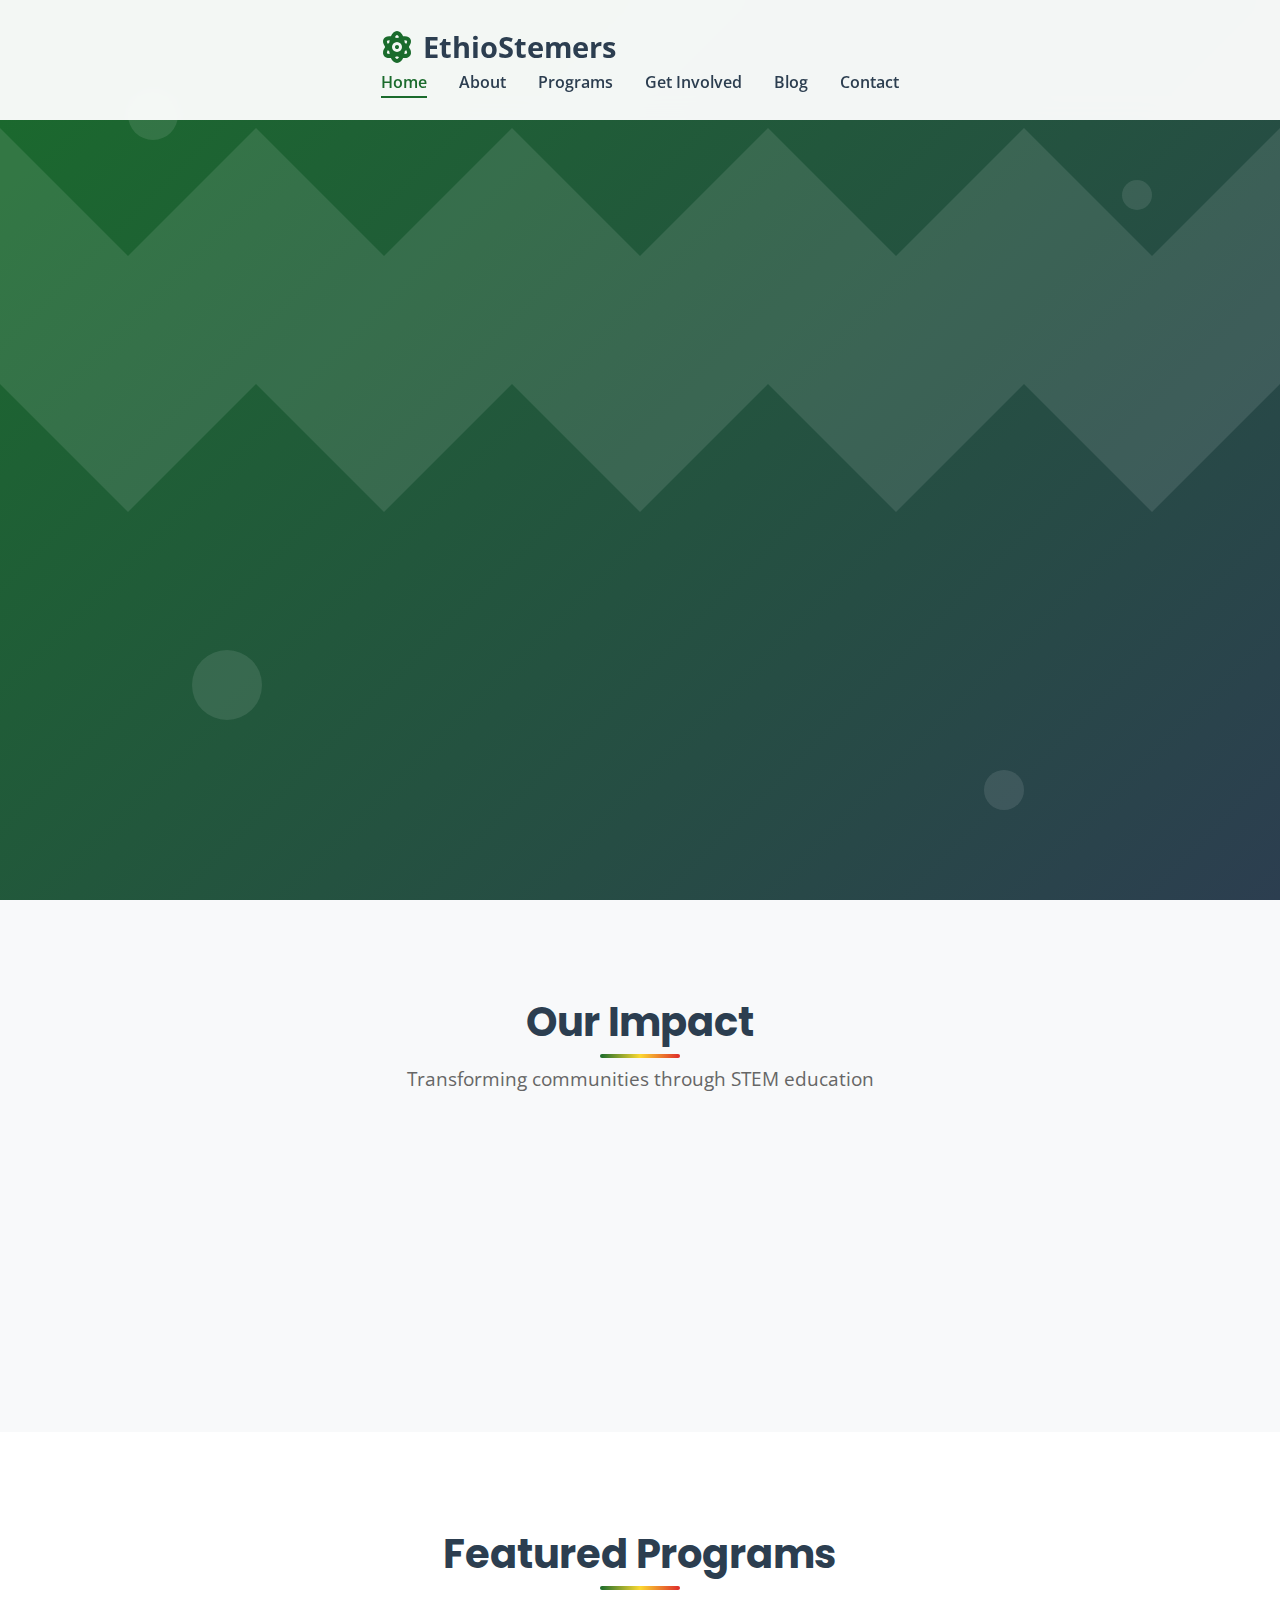
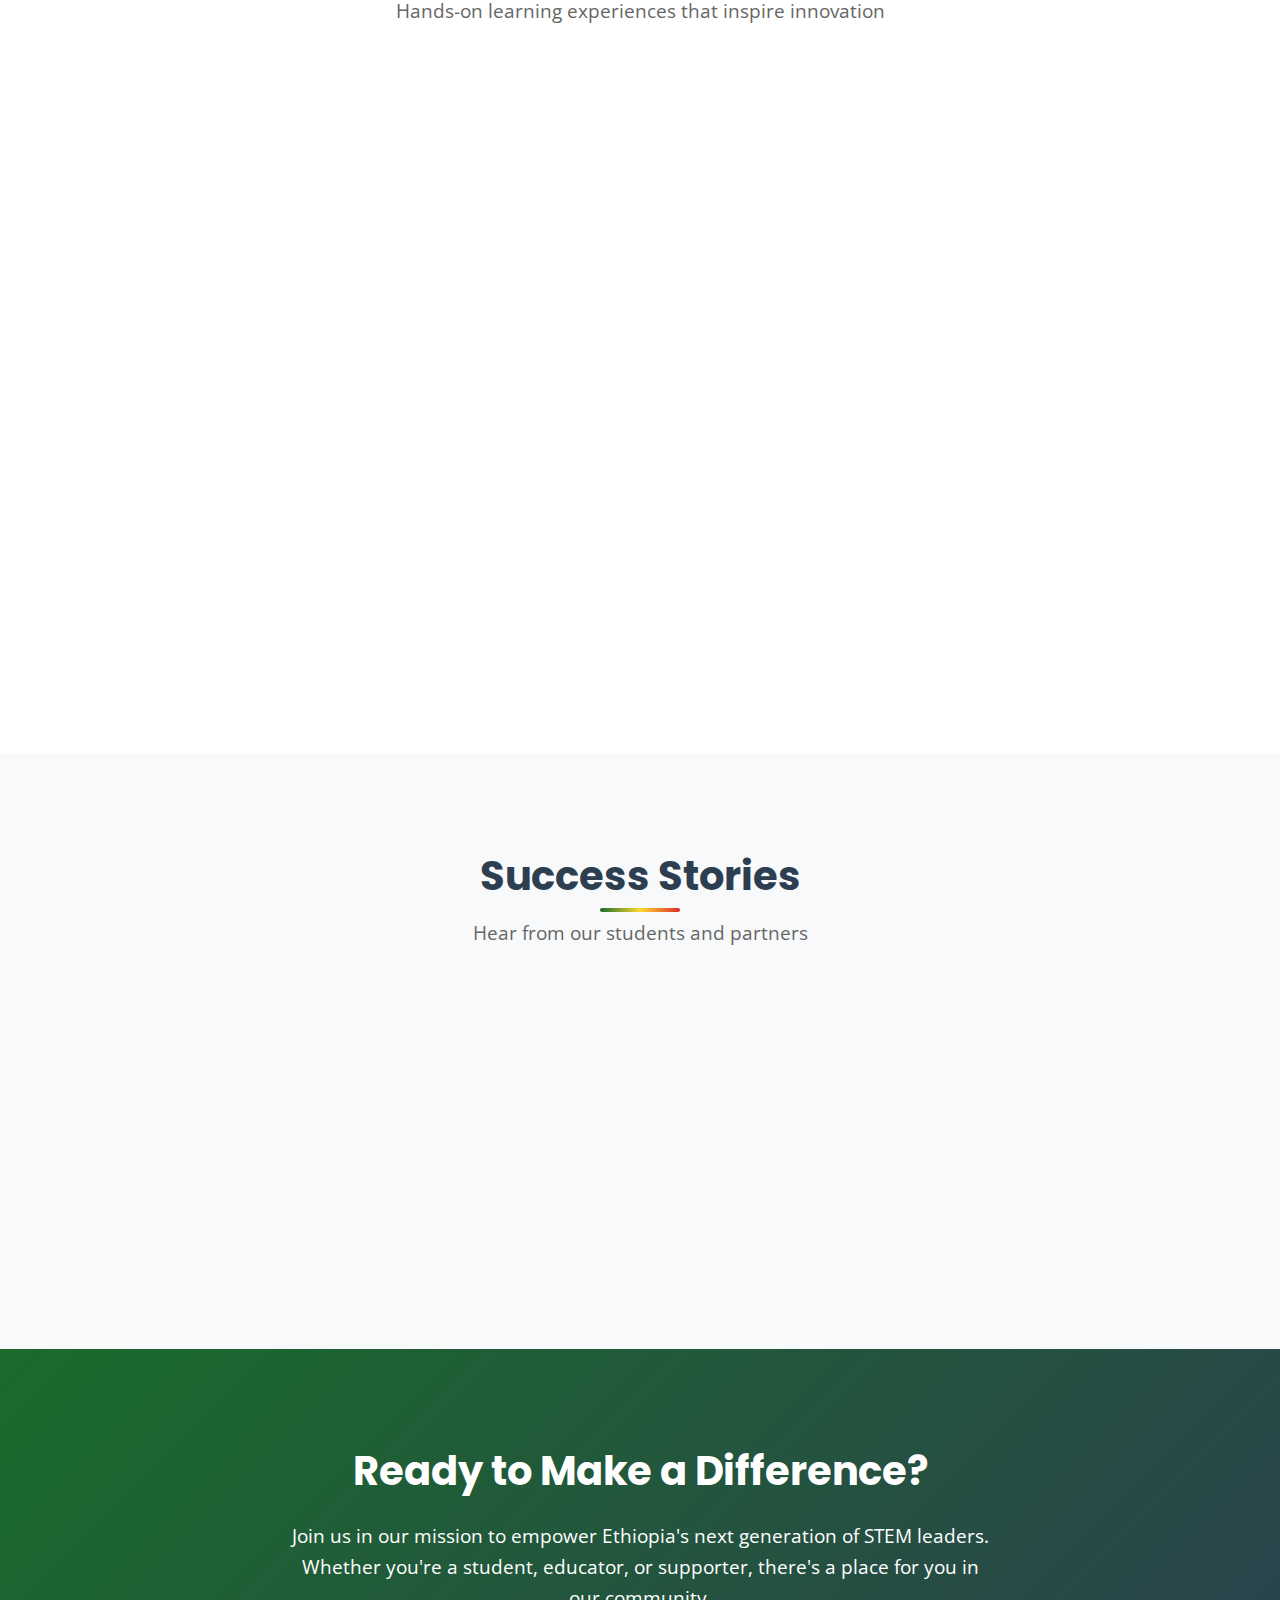
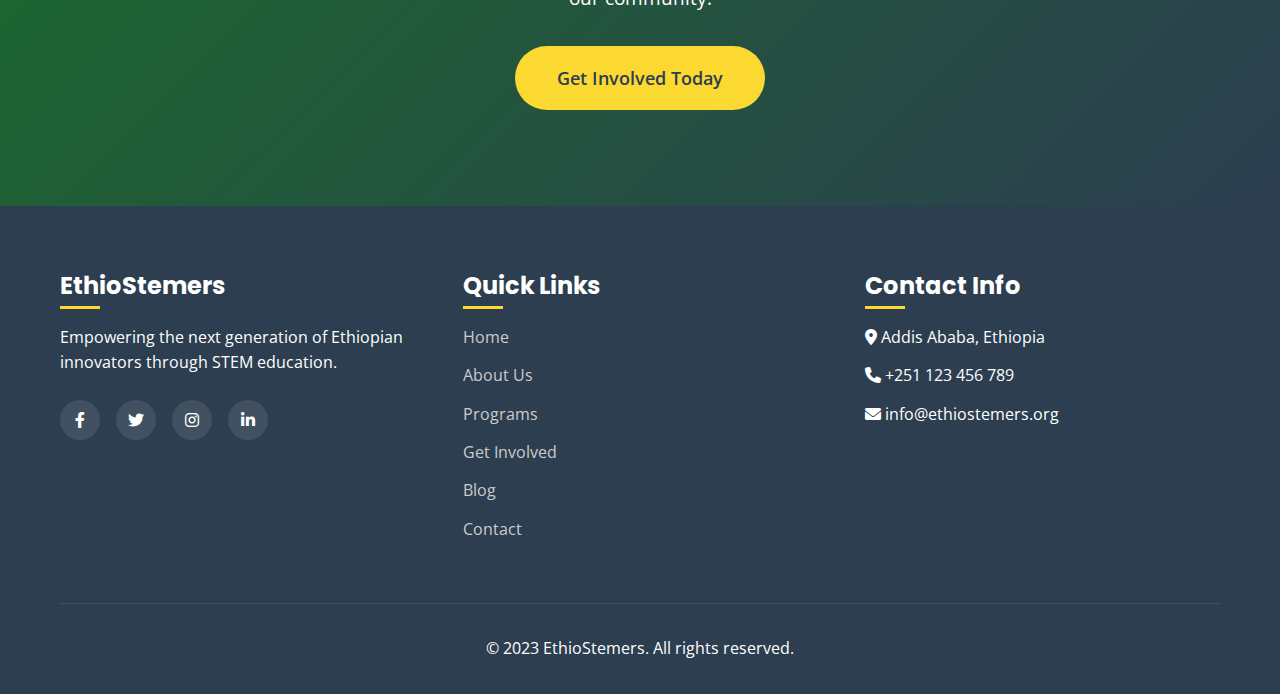
<file: index.html>
<!DOCTYPE html>
<html lang="en">
<head>
    <meta charset="UTF-8">
    <meta name="viewport" content="width=device-width, initial-scale=1.0">
    <title>EthioStemers - Igniting Ethiopia's STEM Future</title>
    <link href="https://fonts.googleapis.com/css2?family=Poppins:wght@300;400;600;700&family=Open+Sans:wght@300;400;600&display=swap" rel="stylesheet">
    <link rel="stylesheet" href="https://cdnjs.cloudflare.com/ajax/libs/font-awesome/6.0.0/css/all.min.css">
    <link rel="stylesheet" href="style.css">
</head>
<body>
    <!-- Navigation -->
    <nav class="navbar">
        <div class="container">
            <a href="index.html" class="logo">
                <i class="fas fa-atom logo-icon"></i>
                <span>EthioStemers</span>
            </a>
            <button class="mobile-menu-btn">
                <i class="fas fa-bars"></i>
            </button>
            <ul class="nav-links">
                <li><a href="index.html" class="active">Home</a></li>
                <li><a href="about.html">About</a></li>
                <li><a href="program.html">Programs</a></li>
                <li><a href="get-involved.html">Get Involved</a></li>
                <li><a href="blog.html">Blog</a></li>
                <li><a href="contact.html">Contact</a></li>
            </ul>
        </div>
    </nav>

    <!-- Hero Section -->
    <section class="hero">
        <div class="floating-elements">
            <div class="floating-element"></div>
            <div class="floating-element"></div>
            <div class="floating-element"></div>
            <div class="floating-element"></div>
        </div>
        <div class="container">
            <div class="hero-content">
                <h1>Igniting Ethiopia's STEM Future</h1>
                <p>Empowering the next generation of Ethiopian innovators through Science, Technology, Engineering, and Mathematics education.</p>
                <div class="cta-buttons">
                    <a href="programs.html" class="btn btn-primary">Explore Programs</a>
                    <a href="get-involved.html" class="btn btn-secondary">Join Our Mission</a>
                </div>
            </div>
        </div>
    </section>

    <!-- Impact Section -->
    <section class="section">
        <div class="container">
            <div class="section-title">
                <h2>Our Impact</h2>
                <p>Transforming communities through STEM education</p>
            </div>
            <div class="impact-stats">
                <div class="stat-item fade-in">
                    <div class="stat-number" data-count="1500">0</div>
                    <div class="stat-label">Students Reached</div>
                </div>
                <div class="stat-item fade-in">
                    <div class="stat-number" data-count="50">0</div>
                    <div class="stat-label">Schools Partnered</div>
                </div>
                <div class="stat-item fade-in">
                    <div class="stat-number" data-count="25">0</div>
                    <div class="stat-label">National Awards</div>
                </div>
                <div class="stat-item fade-in">
                    <div class="stat-number" data-count="12">0</div>
                    <div class="stat-label">Cities Reached</div>
                </div>
            </div>
        </div>
    </section>

    <!-- Programs Preview -->
    <section class="section" style="background: var(--white);">
        <div class="container">
            <div class="section-title">
                <h2>Featured Programs</h2>
                <p>Hands-on learning experiences that inspire innovation</p>
            </div>
            <div class="program-cards">
                <div class="program-card fade-in">
                    <div class="program-icon">
                        <i class="fas fa-robot"></i>
                    </div>
                    <div class="program-content">
                        <h3>Robotics & AI</h3>
                        <p>Learn to build and program intelligent machines using cutting-edge technology.</p>
                        <ul class="program-features">
                            <li>Beginner to advanced levels</li>
                            <li>Hands-on projects</li>
                            <li>Competition preparation</li>
                        </ul>
                        <a href="programs.html#robotics" class="btn btn-primary">Learn More</a>
                    </div>
                </div>
                <div class="program-card fade-in">
                    <div class="program-icon">
                        <i class="fas fa-code"></i>
                    </div>
                    <div class="program-content">
                        <h3>Coding Bootcamp</h3>
                        <p>Master programming skills through interactive projects and real-world applications.</p>
                        <ul class="program-features">
                            <li>Web development</li>
                            <li>Mobile apps</li>
                            <li>Game design</li>
                        </ul>
                        <a href="programs.html#coding" class="btn btn-primary">Learn More</a>
                    </div>
                </div>
                <div class="program-card fade-in">
                    <div class="program-icon">
                        <i class="fas fa-flask"></i>
                    </div>
                    <div class="program-content">
                        <h3>Science Labs</h3>
                        <p>Explore chemistry, physics, and biology through exciting experiments.</p>
                        <ul class="program-features">
                            <li>Laboratory safety</li>
                            <li>Research projects</li>
                            <li>Science fair prep</li>
                        </ul>
                        <a href="programs.html#science" class="btn btn-primary">Learn More</a>
                    </div>
                </div>
            </div>
        </div>
    </section>

    <!-- Testimonials -->
    <section class="section testimonials">
        <div class="container">
            <div class="section-title">
                <h2>Success Stories</h2>
                <p>Hear from our students and partners</p>
            </div>
            <div class="testimonial-grid">
                <div class="testimonial-card fade-in">
                    <div class="testimonial-text">
                        "EthioStemers showed me that I could be an engineer. I built my first robot here and won a national competition!"
                    </div>
                    <div class="testimonial-author">
                        <div class="author-avatar">SA</div>
                        <div class="author-info">
                            <h4>Selam Awoke</h4>
                            <div class="author-role">Student, Age 14</div>
                        </div>
                    </div>
                </div>
                <div class="testimonial-card fade-in">
                    <div class="testimonial-text">
                        "The coding bootcamp transformed our students' perspective on technology. They're now creating solutions for local challenges."
                    </div>
                    <div class="testimonial-author">
                        <div class="author-avatar">MT</div>
                        <div class="author-info">
                            <h4>Mr. Mekonnen Tesfaye</h4>
                            <div class="author-role">School Principal</div>
                        </div>
                    </div>
                </div>
                <div class="testimonial-card fade-in">
                    <div class="testimonial-text">
                        "As a volunteer, I've seen firsthand how EthioStemers is changing lives. These students are Ethiopia's future innovators."
                    </div>
                    <div class="testimonial-author">
                        <div class="author-avatar">AG</div>
                        <div class="author-info">
                            <h4>Amina Getachew</h4>
                            <div class="author-role">Software Engineer & Volunteer</div>
                        </div>
                    </div>
                </div>
            </div>
        </div>
    </section>

    <!-- CTA Section -->
    <section class="cta-section">
        <div class="container">
            <h2>Ready to Make a Difference?</h2>
            <p>Join us in our mission to empower Ethiopia's next generation of STEM leaders. Whether you're a student, educator, or supporter, there's a place for you in our community.</p>
            <a href="get-involved.html" class="btn btn-primary btn-large">Get Involved Today</a>
        </div>
    </section>

    <!-- Footer -->
    <footer class="footer">
        <div class="container">
            <div class="footer-content">
                <div class="footer-column">
                    <h3>EthioStemers</h3>
                    <p>Empowering the next generation of Ethiopian innovators through STEM education.</p>
                    <div class="social-links">
                        <a href="#"><i class="fab fa-facebook-f"></i></a>
                        <a href="#"><i class="fab fa-twitter"></i></a>
                        <a href="#"><i class="fab fa-instagram"></i></a>
                        <a href="#"><i class="fab fa-linkedin-in"></i></a>
                    </div>
                </div>
                <div class="footer-column">
                    <h3>Quick Links</h3>
                    <ul class="footer-links">
                        <li><a href="index.html">Home</a></li>
                        <li><a href="about.html">About Us</a></li>
                        <li><a href="programs.html">Programs</a></li>
                        <li><a href="get-involved.html">Get Involved</a></li>
                        <li><a href="blog.html">Blog</a></li>
                        <li><a href="contact.html">Contact</a></li>
                    </ul>
                </div>
                <div class="footer-column">
                    <h3>Contact Info</h3>
                    <ul class="footer-links">
                        <li><i class="fas fa-map-marker-alt"></i> Addis Ababa, Ethiopia</li>
                        <li><i class="fas fa-phone"></i> +251 123 456 789</li>
                        <li><i class="fas fa-envelope"></i> info@ethiostemers.org</li>
                    </ul>
                </div>
            </div>
            <div class="footer-bottom">
                <p>&copy; 2023 EthioStemers. All rights reserved.</p>
            </div>
        </div>
    </footer>

    <script src="script.js"></script>
</body>
</html>
</file>
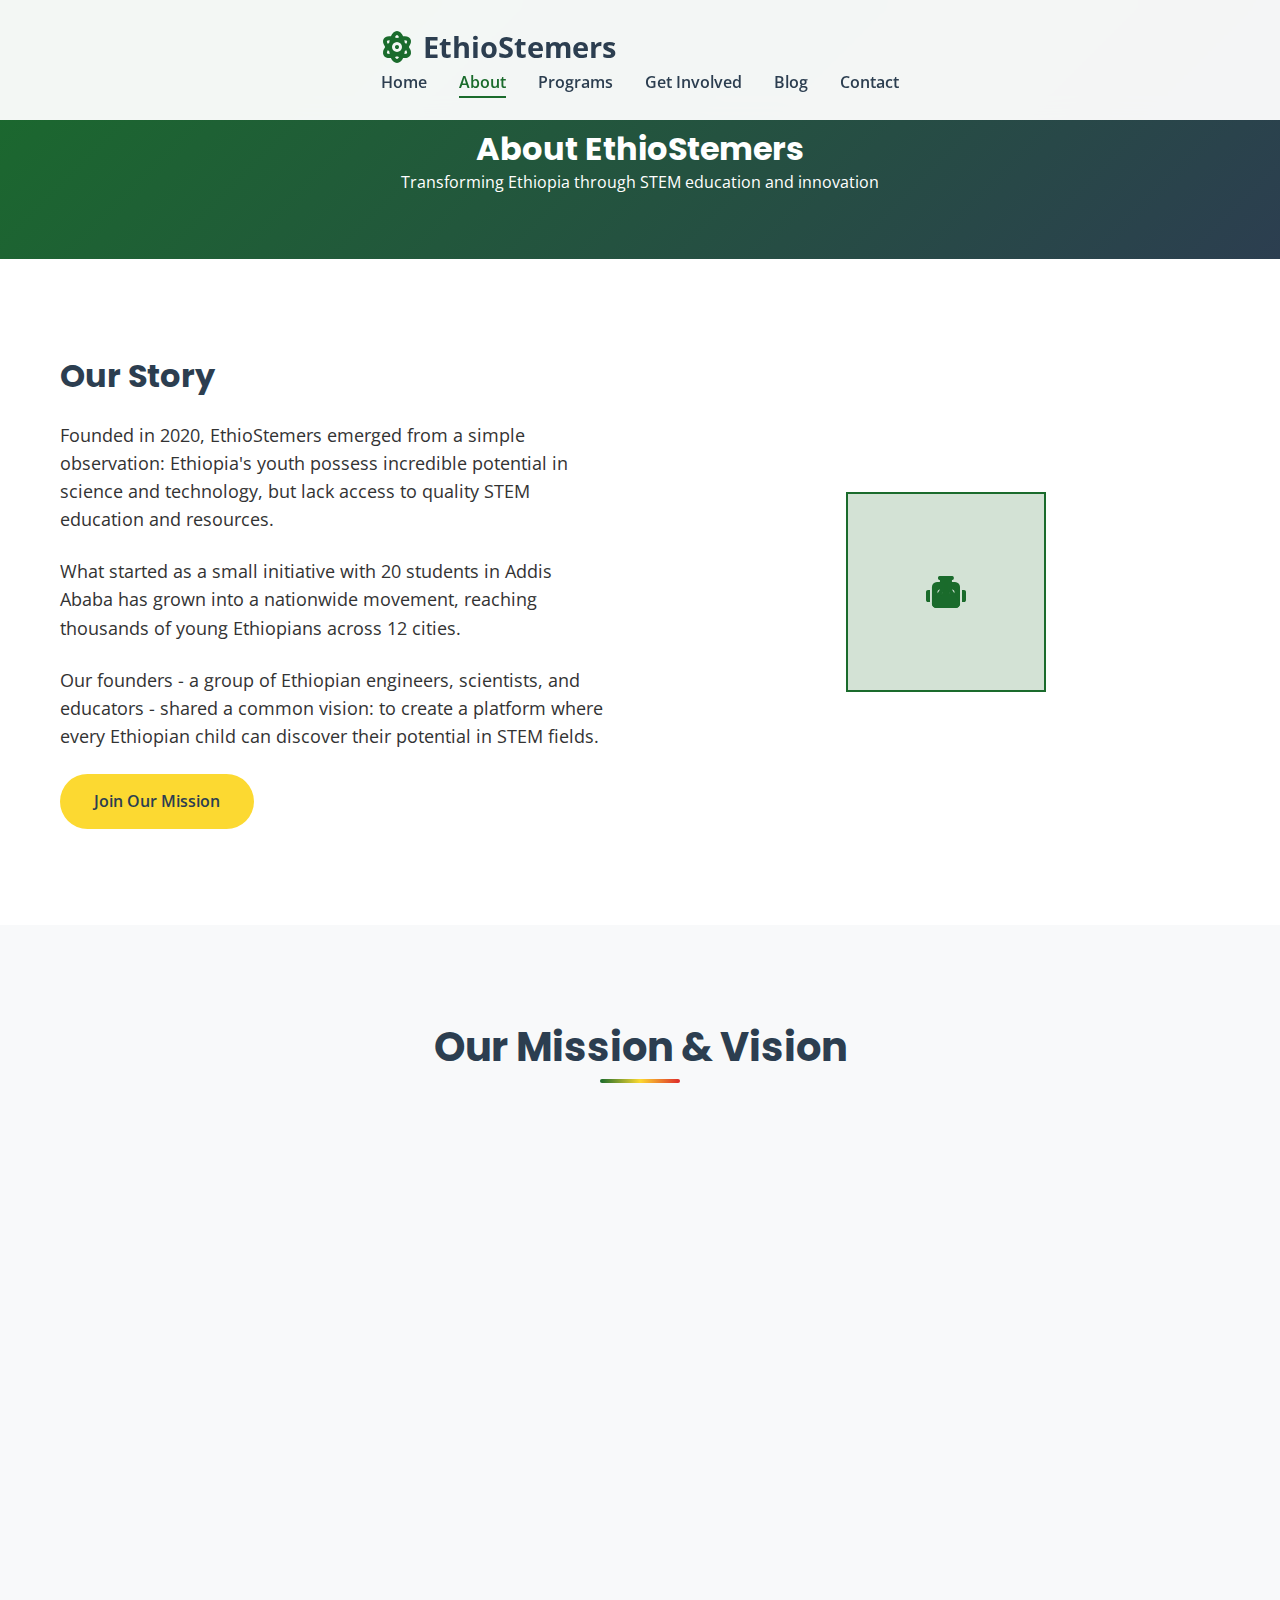
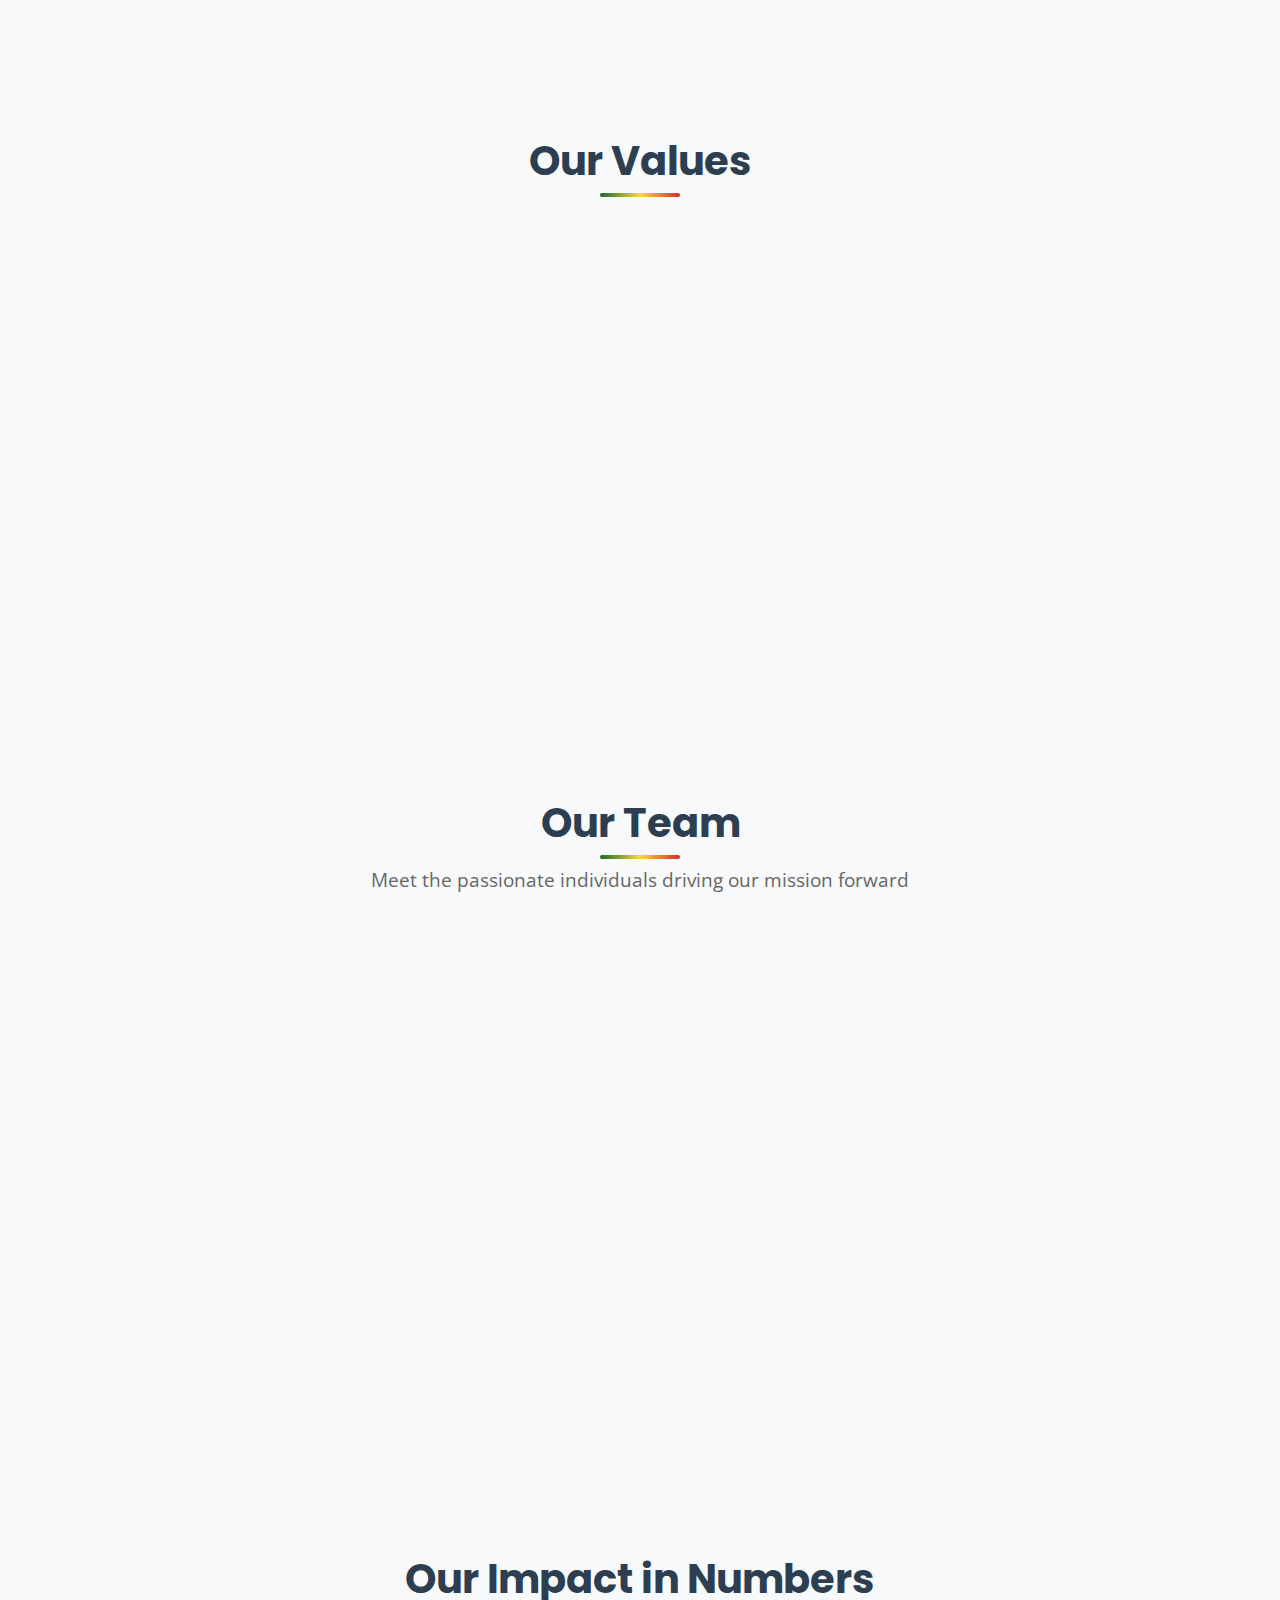
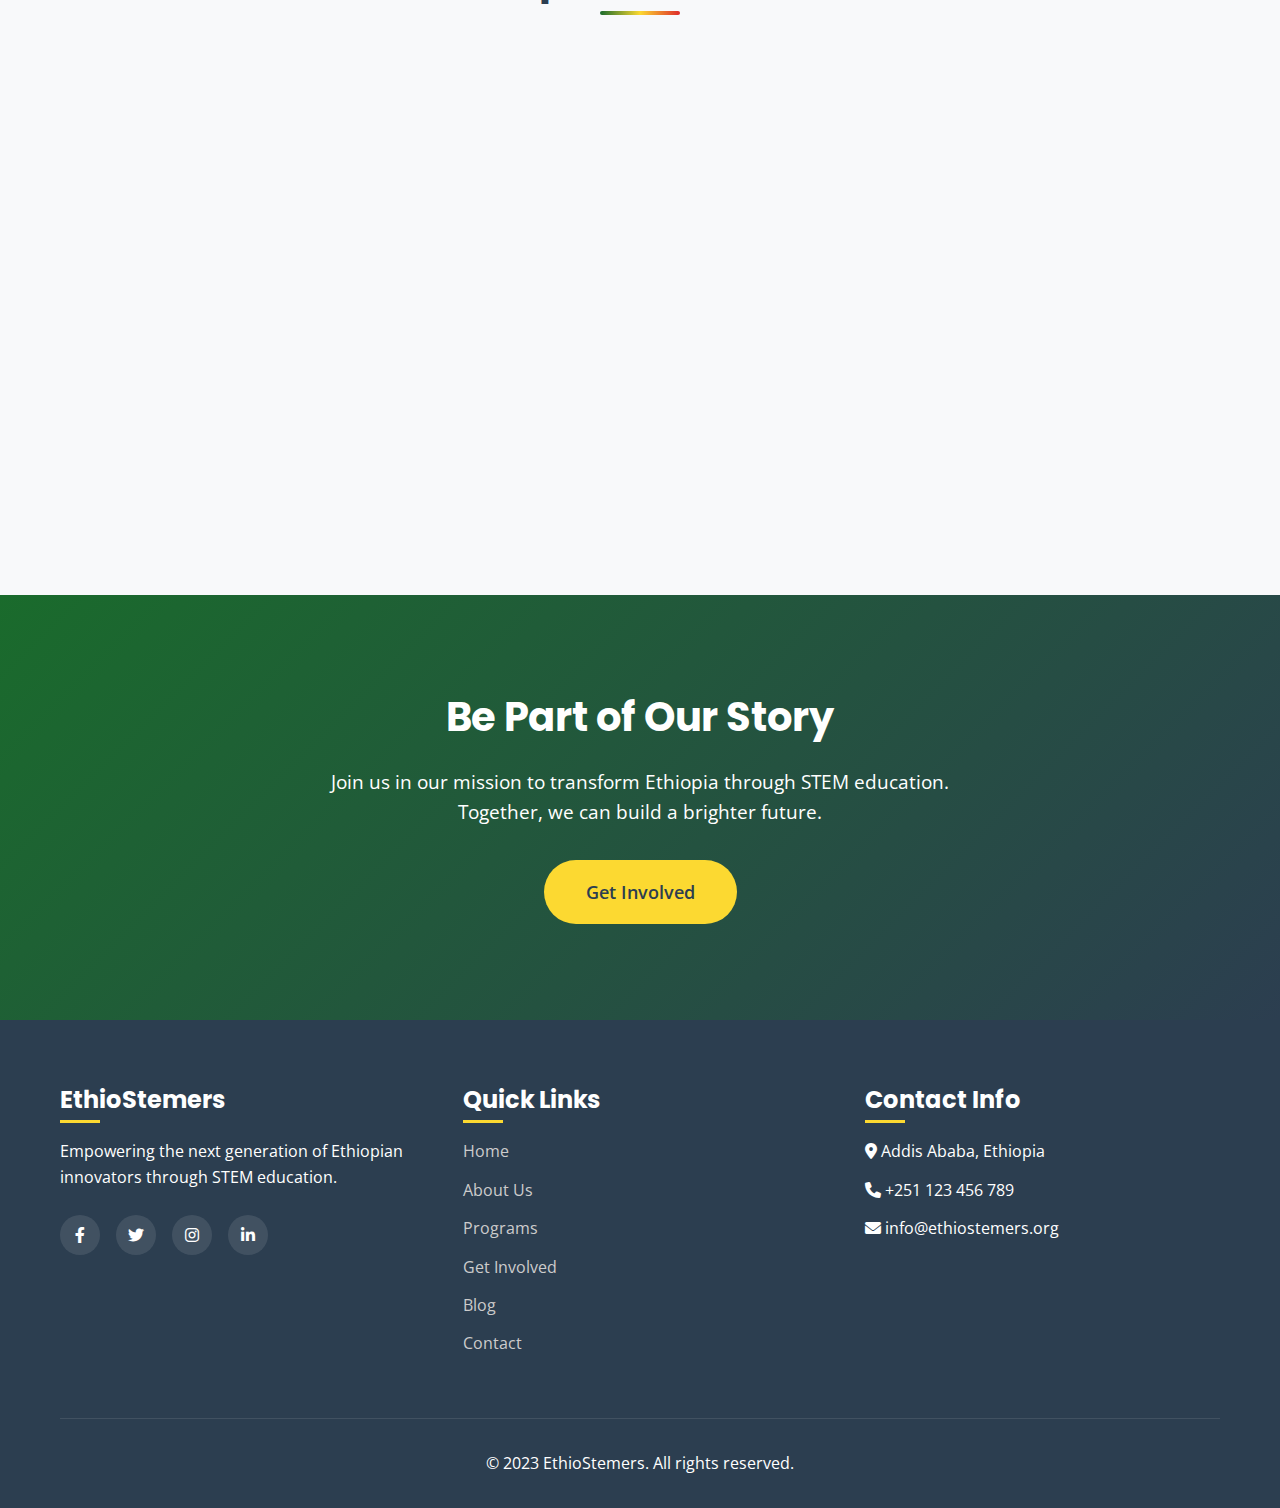
<file: about.html>
<!DOCTYPE html>
<html lang="en">
<head>
    <meta charset="UTF-8">
    <meta name="viewport" content="width=device-width, initial-scale=1.0">
    <title>About Us - EthioStemers</title>
    <link href="https://fonts.googleapis.com/css2?family=Poppins:wght@300;400;600;700&family=Open+Sans:wght@300;400;600&display=swap" rel="stylesheet">
    <link rel="stylesheet" href="https://cdnjs.cloudflare.com/ajax/libs/font-awesome/6.0.0/css/all.min.css">
    <link rel="stylesheet" href="style.css">
</head>
<body>
    <!-- Navigation -->
    <nav class="navbar">
        <div class="container">
            <a href="index.html" class="logo">
                <i class="fas fa-atom logo-icon"></i>
                <span>EthioStemers</span>
            </a>
            <button class="mobile-menu-btn">
                <i class="fas fa-bars"></i>
            </button>
            <ul class="nav-links">
                <li><a href="index.html">Home</a></li>
                <li><a href="about.html" class="active">About</a></li>
                <li><a href="program.html">Programs</a></li>
                <li><a href="get-involved.html">Get Involved</a></li>
                <li><a href="blog.html">Blog</a></li>
                <li><a href="contact.html">Contact</a></li>
            </ul>
        </div>
    </nav>

    <!-- About Hero -->
    <section class="about-hero">
        <div class="container">
            <h1>About EthioStemers</h1>
            <p>Transforming Ethiopia through STEM education and innovation</p>
        </div>
    </section>

    <!-- Story Section -->
    <section class="section story-section">
        <div class="container">
            <div class="story-content">
                <div class="story-text fade-in">
                    <h3>Our Story</h3>
                    <p>Founded in 2020, EthioStemers emerged from a simple observation: Ethiopia's youth possess incredible potential in science and technology, but lack access to quality STEM education and resources.</p>
                    <p>What started as a small initiative with 20 students in Addis Ababa has grown into a nationwide movement, reaching thousands of young Ethiopians across 12 cities.</p>
                    <p>Our founders - a group of Ethiopian engineers, scientists, and educators - shared a common vision: to create a platform where every Ethiopian child can discover their potential in STEM fields.</p>
                    <a href="get-involved.html" class="btn btn-primary">Join Our Mission</a>
                </div>
                <div class="story-visual fade-in">
                    <div class="animated-cube">
                        <div class="cube-face"><i class="fas fa-flask"></i></div>
                        <div class="cube-face"><i class="fas fa-robot"></i></div>
                        <div class="cube-face"><i class="fas fa-code"></i></div>
                        <div class="cube-face"><i class="fas fa-calculator"></i></div>
                        <div class="cube-face"><i class="fas fa-microscope"></i></div>
                        <div class="cube-face"><i class="fas fa-rocket"></i></div>
                    </div>
                </div>
            </div>
        </div>
    </section>

    <!-- Mission & Vision -->
    <section class="section" style="background: var(--light-bg);">
        <div class="container">
            <div class="section-title">
                <h2>Our Mission & Vision</h2>
            </div>
            <div class="program-cards">
                <div class="program-card fade-in">
                    <div class="program-icon">
                        <i class="fas fa-bullseye"></i>
                    </div>
                    <div class="program-content">
                        <h3>Our Mission</h3>
                        <p>To ignite passion for Science, Technology, Engineering, and Mathematics in Ethiopian youth through hands-on learning, mentorship, and access to cutting-edge resources.</p>
                        <p>We believe that by nurturing young minds today, we're building Ethiopia's technological leadership for tomorrow.</p>
                    </div>
                </div>
                <div class="program-card fade-in">
                    <div class="program-icon">
                        <i class="fas fa-eye"></i>
                    </div>
                    <div class="program-content">
                        <h3>Our Vision</h3>
                        <p>An Ethiopia where every child has the opportunity to become an innovator, problem-solver, and leader in STEM fields.</p>
                        <p>We envision a future where Ethiopian scientists and engineers are at the forefront of solving global challenges.</p>
                    </div>
                </div>
            </div>
        </div>
    </section>

    <!-- Values -->
    <section class="section">
        <div class="container">
            <div class="section-title">
                <h2>Our Values</h2>
            </div>
            <div class="program-cards">
                <div class="program-card fade-in">
                    <div class="program-icon" style="background: linear-gradient(135deg, var(--primary-green), var(--dark-blue));">
                        <i class="fas fa-handshake"></i>
                    </div>
                    <div class="program-content">
                        <h3>Collaboration</h3>
                        <p>We believe in the power of working together with schools, communities, and partners to create lasting impact.</p>
                    </div>
                </div>
                <div class="program-card fade-in">
                    <div class="program-icon" style="background: linear-gradient(135deg, var(--primary-red), var(--primary-yellow));">
                        <i class="fas fa-lightbulb"></i>
                    </div>
                    <div class="program-content">
                        <h3>Innovation</h3>
                        <p>We embrace creative thinking and new approaches to solve educational challenges in Ethiopia.</p>
                    </div>
                </div>
                <div class="program-card fade-in">
                    <div class="program-icon" style="background: linear-gradient(135deg, var(--primary-yellow), var(--primary-green));">
                        <i class="fas fa-heart"></i>
                    </div>
                    <div class="program-content">
                        <h3>Inclusion</h3>
                        <p>We are committed to reaching all Ethiopian youth, with special focus on girls and underserved communities.</p>
                    </div>
                </div>
            </div>
        </div>
    </section>

    <!-- Team Section -->
    <section class="section team-section">
        <div class="container">
            <div class="section-title">
                <h2>Our Team</h2>
                <p>Meet the passionate individuals driving our mission forward</p>
            </div>
            <div class="team-grid">
                <div class="team-card fade-in">
                    <div class="team-image">
                        <i class="fas fa-user-tie"></i>
                    </div>
                    <div class="team-info">
                        <h4>Dr. Samuel Bekele</h4>
                        <div class="team-role">Executive Director</div>
                        <p>Former university professor with 15+ years in STEM education.</p>
                    </div>
                </div>
                <div class="team-card fade-in">
                    <div class="team-image">
                        <i class="fas fa-user-graduate"></i>
                    </div>
                    <div class="team-info">
                        <h4>Ms. Hanna Girma</h4>
                        <div class="team-role">Program Director</div>
                        <p>Software engineer passionate about youth empowerment.</p>
                    </div>
                </div>
                <div class="team-card fade-in">
                    <div class="team-image">
                        <i class="fas fa-user-md"></i>
                    </div>
                    <div class="team-info">
                        <h4>Mr. Tomas Worku</h4>
                        <div class="team-role">Outreach Coordinator</div>
                        <p>Community organizer with extensive network across Ethiopia.</p>
                    </div>
                </div>
                <div class="team-card fade-in">
                    <div class="team-image">
                        <i class="fas fa-user-cog"></i>
                    </div>
                    <div class="team-info">
                        <h4>Ms. Liya Assefa</h4>
                        <div class="team-role">Technical Lead</div>
                        <p>Robotics expert and competition judge.</p>
                    </div>
                </div>
            </div>
        </div>
    </section>

    <!-- Impact Stats -->
    <section class="section">
        <div class="container">
            <div class="section-title">
                <h2>Our Impact in Numbers</h2>
            </div>
            <div class="impact-stats">
                <div class="stat-item fade-in">
                    <div class="stat-number" data-count="1500">0</div>
                    <div class="stat-label">Students Reached</div>
                </div>
                <div class="stat-item fade-in">
                    <div class="stat-number" data-count="50">0</div>
                    <div class="stat-label">Schools Partnered</div>
                </div>
                <div class="stat-item fade-in">
                    <div class="stat-number" data-count="25">0</div>
                    <div class="stat-label">National Awards</div>
                </div>
                <div class="stat-item fade-in">
                    <div class="stat-number" data-count="12">0</div>
                    <div class="stat-label">Cities Reached</div>
                </div>
                <div class="stat-item fade-in">
                    <div class="stat-number" data-count="45">0</div>
                    <div class="stat-label">Volunteers</div>
                </div>
                <div class="stat-item fade-in">
                    <div class="stat-number" data-count="3">0</div>
                    <div class="stat-label">Years of Impact</div>
                </div>
            </div>
        </div>
    </section>

    <!-- CTA Section -->
    <section class="cta-section">
        <div class="container">
            <h2>Be Part of Our Story</h2>
            <p>Join us in our mission to transform Ethiopia through STEM education. Together, we can build a brighter future.</p>
            <a href="get-involved.html" class="btn btn-primary btn-large">Get Involved</a>
        </div>
    </section>

    <!-- Footer -->
    <footer class="footer">
        <div class="container">
            <div class="footer-content">
                <div class="footer-column">
                    <h3>EthioStemers</h3>
                    <p>Empowering the next generation of Ethiopian innovators through STEM education.</p>
                    <div class="social-links">
                        <a href="#"><i class="fab fa-facebook-f"></i></a>
                        <a href="#"><i class="fab fa-twitter"></i></a>
                        <a href="#"><i class="fab fa-instagram"></i></a>
                        <a href="#"><i class="fab fa-linkedin-in"></i></a>
                    </div>
                </div>
                <div class="footer-column">
                    <h3>Quick Links</h3>
                    <ul class="footer-links">
                        <li><a href="index.html">Home</a></li>
                        <li><a href="about.html">About Us</a></li>
                        <li><a href="programs.html">Programs</a></li>
                        <li><a href="get-involved.html">Get Involved</a></li>
                        <li><a href="blog.html">Blog</a></li>
                        <li><a href="contact.html">Contact</a></li>
                    </ul>
                </div>
                <div class="footer-column">
                    <h3>Contact Info</h3>
                    <ul class="footer-links">
                        <li><i class="fas fa-map-marker-alt"></i> Addis Ababa, Ethiopia</li>
                        <li><i class="fas fa-phone"></i> +251 123 456 789</li>
                        <li><i class="fas fa-envelope"></i> info@ethiostemers.org</li>
                    </ul>
                </div>
            </div>
            <div class="footer-bottom">
                <p>&copy; 2023 EthioStemers. All rights reserved.</p>
            </div>
        </div>
    </footer>

    <script src="script.js"></script>
</body>
</html>
</file>
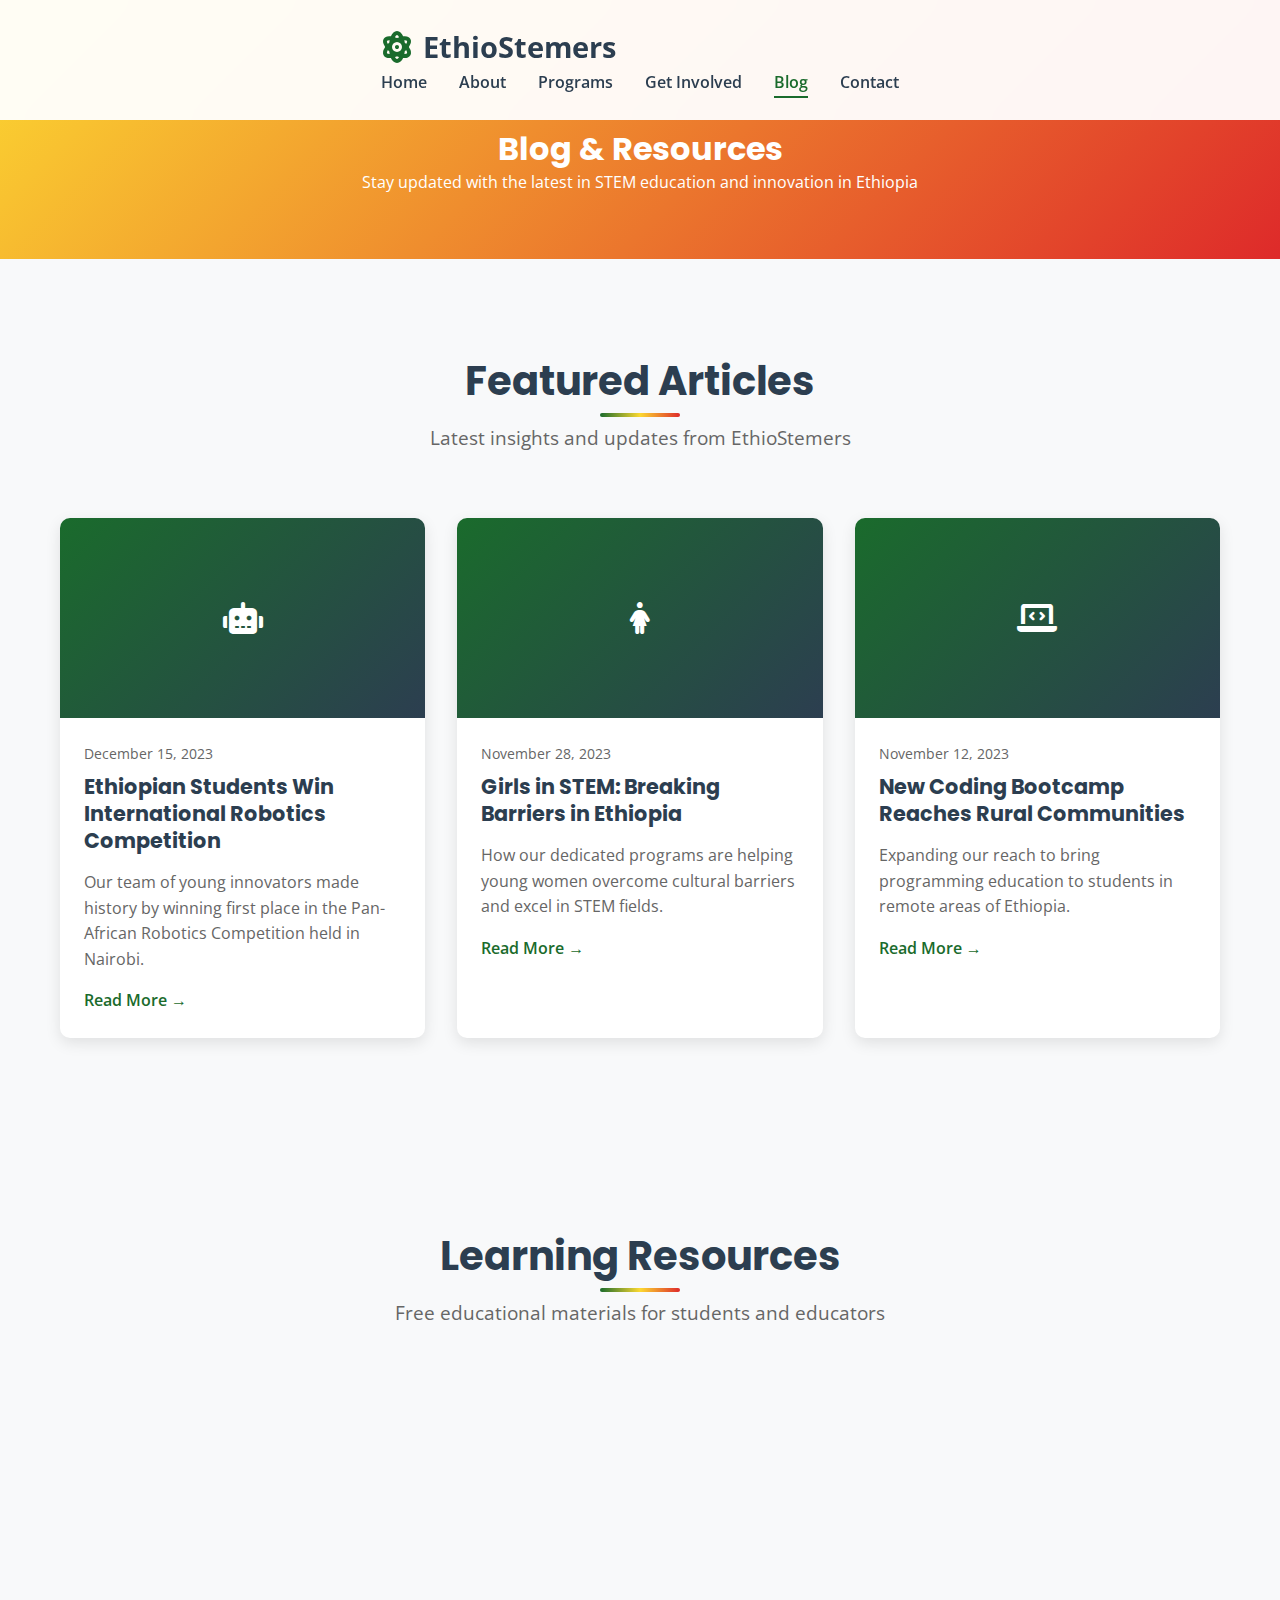
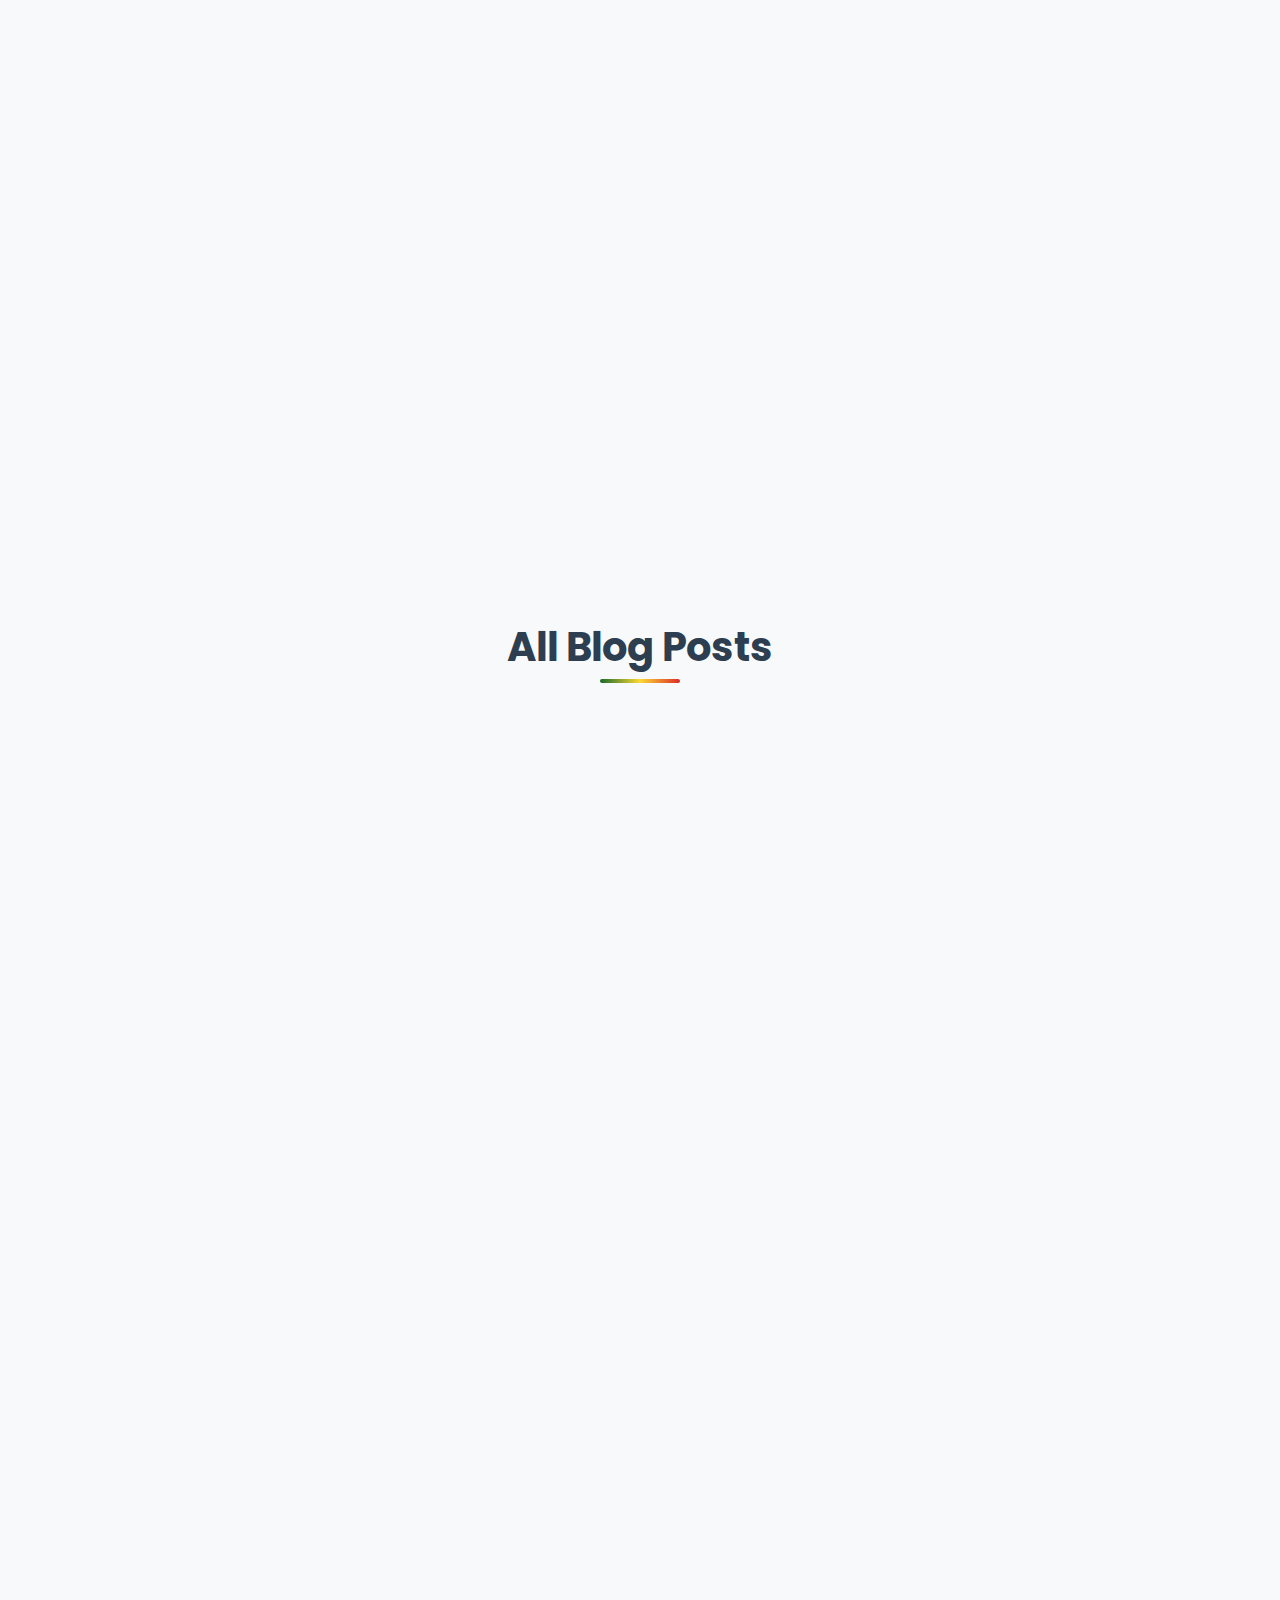
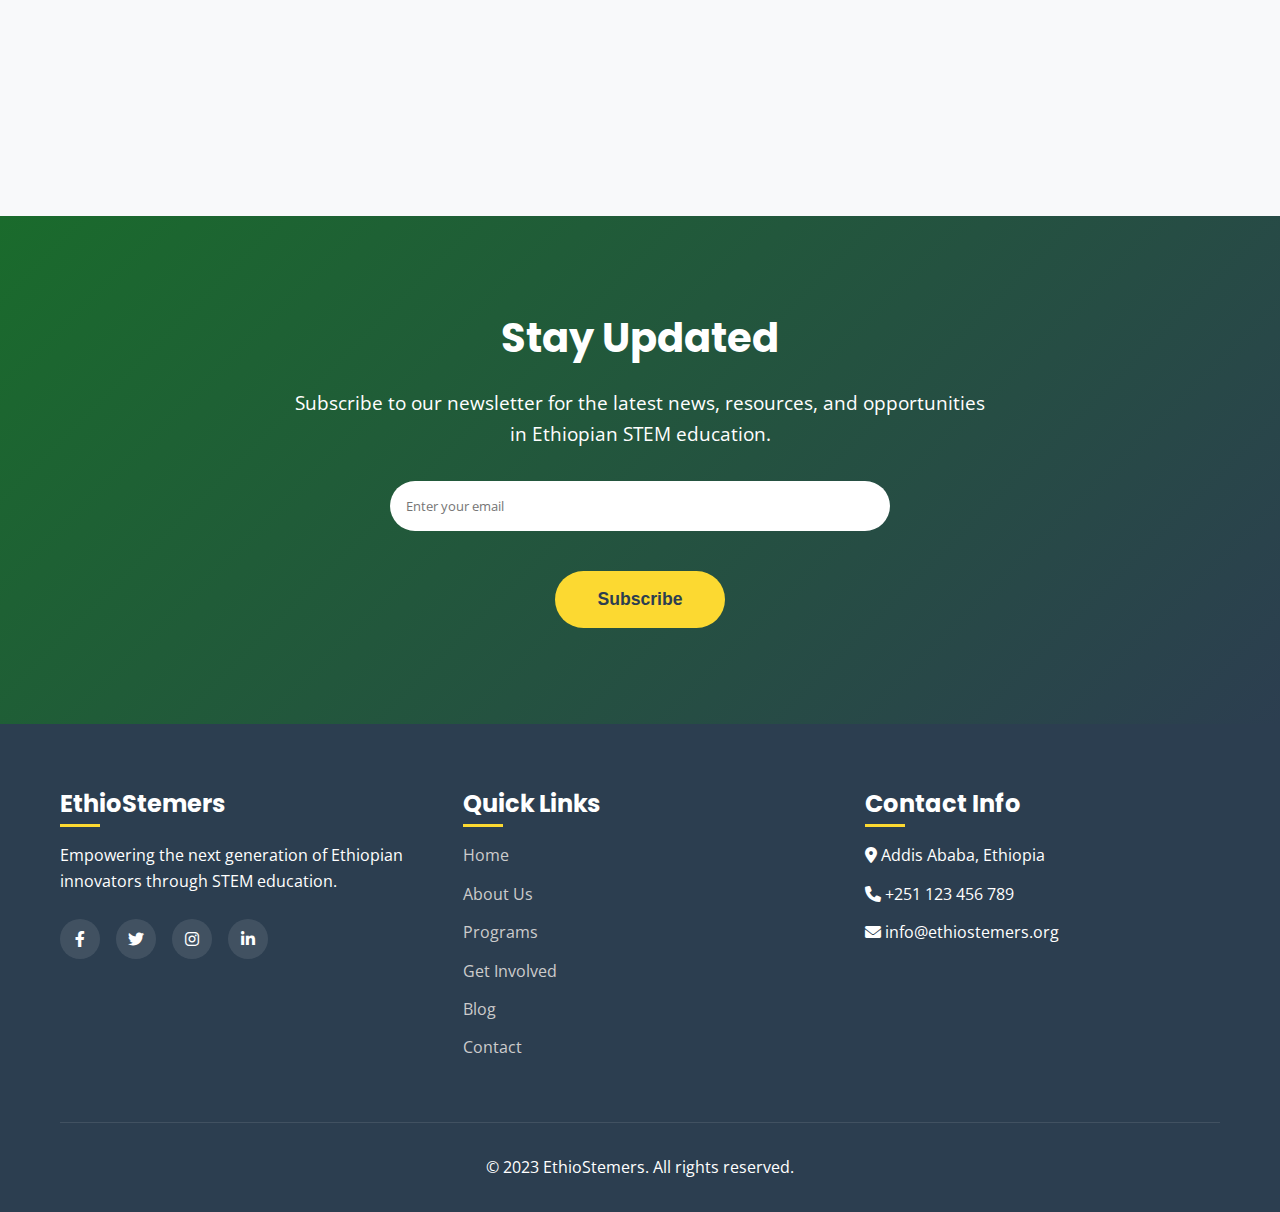
<file: blog.html>
<!DOCTYPE html>
<html lang="en">
<head>
    <meta charset="UTF-8">
    <meta name="viewport" content="width=device-width, initial-scale=1.0">
    <title>Blog & Resources - EthioStemers</title>
    <link href="https://fonts.googleapis.com/css2?family=Poppins:wght@300;400;600;700&family=Open+Sans:wght@300;400;600&display=swap" rel="stylesheet">
    <link rel="stylesheet" href="https://cdnjs.cloudflare.com/ajax/libs/font-awesome/6.0.0/css/all.min.css">
    <link rel="stylesheet" href="style.css">
</head>
<body>
    <!-- Navigation -->
    <nav class="navbar">
        <div class="container">
            <a href="index.html" class="logo">
                <i class="fas fa-atom logo-icon"></i>
                <span>EthioStemers</span>
            </a>
            <button class="mobile-menu-btn">
                <i class="fas fa-bars"></i>
            </button>
            <ul class="nav-links">
                <li><a href="index.html">Home</a></li>
                <li><a href="about.html">About</a></li>
                <li><a href="program.html">Programs</a></li>
                <li><a href="get-involved.html">Get Involved</a></li>
                <li><a href="blog.html" class="active">Blog</a></li>
                <li><a href="contact.html">Contact</a></li>
            </ul>
        </div>
    </nav>

    <!-- Blog Hero -->
    <section class="blog-hero">
        <div class="container">
            <h1>Blog & Resources</h1>
            <p>Stay updated with the latest in STEM education and innovation in Ethiopia</p>
        </div>
    </section>

    <!-- Featured Posts -->
    <section class="section">
        <div class="container">
            <div class="section-title">
                <h2>Featured Articles</h2>
                <p>Latest insights and updates from EthioStemers</p>
            </div>
            
            <div class="blog-grid">
                <!-- Featured Post 1 -->
                <div class="blog-card fade-in">
                    <div class="blog-image">
                        <i class="fas fa-robot"></i>
                    </div>
                    <div class="blog-content">
                        <div class="blog-date">December 15, 2023</div>
                        <h3>Ethiopian Students Win International Robotics Competition</h3>
                        <p>Our team of young innovators made history by winning first place in the Pan-African Robotics Competition held in Nairobi.</p>
                        <a href="#" class="read-more">Read More →</a>
                    </div>
                </div>

                <!-- Featured Post 2 -->
                <div class="blog-card fade-in">
                    <div class="blog-image">
                        <i class="fas fa-female"></i>
                    </div>
                    <div class="blog-content">
                        <div class="blog-date">November 28, 2023</div>
                        <h3>Girls in STEM: Breaking Barriers in Ethiopia</h3>
                        <p>How our dedicated programs are helping young women overcome cultural barriers and excel in STEM fields.</p>
                        <a href="#" class="read-more">Read More →</a>
                    </div>
                </div>

                <!-- Featured Post 3 -->
                <div class="blog-card fade-in">
                    <div class="blog-image">
                        <i class="fas fa-laptop-code"></i>
                    </div>
                    <div class="blog-content">
                        <div class="blog-date">November 12, 2023</div>
                        <h3>New Coding Bootcamp Reaches Rural Communities</h3>
                        <p>Expanding our reach to bring programming education to students in remote areas of Ethiopia.</p>
                        <a href="#" class="read-more">Read More →</a>
                    </div>
                </div>
            </div>
        </div>
    </section>

    <!-- Resources Section -->
    <section class="section" style="background: var(--light-bg);">
        <div class="container">
            <div class="section-title">
                <h2>Learning Resources</h2>
                <p>Free educational materials for students and educators</p>
            </div>
            
            <div class="program-cards">
                <div class="program-card fade-in">
                    <div class="program-icon">
                        <i class="fas fa-download"></i>
                    </div>
                    <div class="program-content">
                        <h3>STEM Activity Kits</h3>
                        <p>Download our free activity guides for hands-on STEM projects that can be done at home or in the classroom.</p>
                        <ul class="program-features">
                            <li>Beginner-friendly projects</li>
                            <li>Uses locally available materials</li>
                            <li>Step-by-step instructions</li>
                            <li>Available in Amharic and English</li>
                        </ul>
                        <a href="#" class="btn btn-primary">Download Resources</a>
                    </div>
                </div>

                <div class="program-card fade-in">
                    <div class="program-icon">
                        <i class="fas fa-video"></i>
                    </div>
                    <div class="program-content">
                        <h3>Video Tutorials</h3>
                        <p>Access our library of video tutorials covering various STEM topics from basic programming to advanced robotics.</p>
                        <ul class="program-features">
                            <li>Beginner to advanced levels</li>
                            <li>Amharic language tutorials</li>
                            <li>Project demonstrations</li>
                            <li>Free access</li>
                        </ul>
                        <a href="#" class="btn btn-primary">Watch Tutorials</a>
                    </div>
                </div>

                <div class="program-card fade-in">
                    <div class="program-icon">
                        <i class="fas fa-book"></i>
                    </div>
                    <div class="program-content">
                        <h3>Curriculum Guides</h3>
                        <p>Comprehensive curriculum materials for educators looking to implement STEM programs in their schools.</p>
                        <ul class="program-features">
                            <li>Lesson plans</li>
                            <li>Assessment tools</li>
                            <li>Teacher training materials</li>
                            <li>Aligned with Ethiopian curriculum</li>
                        </ul>
                        <a href="#" class="btn btn-primary">Access Guides</a>
                    </div>
                </div>
            </div>
        </div>
    </section>

    <!-- All Blog Posts -->
    <section class="section">
        <div class="container">
            <div class="section-title">
                <h2>All Blog Posts</h2>
            </div>
            
            <div class="blog-grid">
                <!-- Post 1 -->
                <div class="blog-card fade-in">
                    <div class="blog-image" style="background: linear-gradient(135deg, #FF6B6B, #4ECDC4);">
                        <i class="fas fa-microscope"></i>
                    </div>
                    <div class="blog-content">
                        <div class="blog-date">October 30, 2023</div>
                        <h3>Building Ethiopia's First Student-led Research Lab</h3>
                        <p>How students are conducting original research projects addressing local challenges.</p>
                        <a href="#" class="read-more">Read More →</a>
                    </div>
                </div>

                <!-- Post 2 -->
                <div class="blog-card fade-in">
                    <div class="blog-image" style="background: linear-gradient(135deg, #45B7D1, #96C93D);">
                        <i class="fas fa-chart-line"></i>
                    </div>
                    <div class="blog-content">
                        <div class="blog-date">October 15, 2023</div>
                        <h3>The Impact of STEM Education on Ethiopian Youth</h3>
                        <p>Data and stories showing how STEM education is transforming lives and communities.</p>
                        <a href="#" class="read-more">Read More →</a>
                    </div>
                </div>

                <!-- Post 3 -->
                <div class="blog-card fade-in">
                    <div class="blog-image" style="background: linear-gradient(135deg, #F093FB, #F5576C);">
                        <i class="fas fa-handshake"></i>
                    </div>
                    <div class="blog-content">
                        <div class="blog-date">September 28, 2023</div>
                        <h3>Partnering with Ethiopian Universities</h3>
                        <p>New collaborations with higher education institutions to create STEM pathways.</p>
                        <a href="#" class="read-more">Read More →</a>
                    </div>
                </div>

                <!-- Post 4 -->
                <div class="blog-card fade-in">
                    <div class="blog-image" style="background: linear-gradient(135deg, #4FACFE, #00F2FE);">
                        <i class="fas fa-tools"></i>
                    </div>
                    <div class="blog-content">
                        <div class="blog-date">September 12, 2023</div>
                        <h3>DIY Science Kits for Underprivileged Schools</h3>
                        <p>How we're creating affordable science equipment using locally sourced materials.</p>
                        <a href="#" class="read-more">Read More →</a>
                    </div>
                </div>

                <!-- Post 5 -->
                <div class="blog-card fade-in">
                    <div class="blog-image" style="background: linear-gradient(135deg, #A8FF78, #78FFD6);">
                        <i class="fas fa-graduation-cap"></i>
                    </div>
                    <div class="blog-content">
                        <div class="blog-date">August 25, 2023</div>
                        <h3>Teacher Training Program Expands to 5 New Cities</h3>
                        <p>Equipping educators with modern STEM teaching methodologies across Ethiopia.</p>
                        <a href="#" class="read-more">Read More →</a>
                    </div>
                </div>

                <!-- Post 6 -->
                <div class="blog-card fade-in">
                    <div class="blog-image" style="background: linear-gradient(135deg, #FF9A9E, #FAD0C4);">
                        <i class="fas fa-trophy"></i>
                    </div>
                    <div class="blog-content">
                        <div class="blog-date">August 8, 2023</div>
                        <h3>Annual STEM Competition Attracts Record Participation</h3>
                        <p>Over 500 students from across Ethiopia competed in our national STEM challenge.</p>
                        <a href="#" class="read-more">Read More →</a>
                    </div>
                </div>
            </div>
        </div>
    </section>

    <!-- Newsletter -->
    <section class="cta-section" style="background: linear-gradient(135deg, var(--primary-green), var(--dark-blue));">
        <div class="container">
            <h2>Stay Updated</h2>
            <p>Subscribe to our newsletter for the latest news, resources, and opportunities in Ethiopian STEM education.</p>
            <form class="newsletter-form" style="max-width: 500px; margin: 0 auto;">
                <div class="form-group">
                    <input type="email" placeholder="Enter your email" style="width: 100%; padding: 1rem; border-radius: 25px; border: none;">
                </div>
                <button type="submit" class="btn btn-primary btn-large" style="margin-top: 1rem;">Subscribe</button>
            </form>
        </div>
    </section>

    <!-- Footer -->
    <footer class="footer">
        <div class="container">
            <div class="footer-content">
                <div class="footer-column">
                    <h3>EthioStemers</h3>
                    <p>Empowering the next generation of Ethiopian innovators through STEM education.</p>
                    <div class="social-links">
                        <a href="#"><i class="fab fa-facebook-f"></i></a>
                        <a href="#"><i class="fab fa-twitter"></i></a>
                        <a href="#"><i class="fab fa-instagram"></i></a>
                        <a href="#"><i class="fab fa-linkedin-in"></i></a>
                    </div>
                </div>
                <div class="footer-column">
                    <h3>Quick Links</h3>
                    <ul class="footer-links">
                        <li><a href="index.html">Home</a></li>
                        <li><a href="about.html">About Us</a></li>
                        <li><a href="programs.html">Programs</a></li>
                        <li><a href="get-involved.html">Get Involved</a></li>
                        <li><a href="blog.html">Blog</a></li>
                        <li><a href="contact.html">Contact</a></li>
                    </ul>
                </div>
                <div class="footer-column">
                    <h3>Contact Info</h3>
                    <ul class="footer-links">
                        <li><i class="fas fa-map-marker-alt"></i> Addis Ababa, Ethiopia</li>
                        <li><i class="fas fa-phone"></i> +251 123 456 789</li>
                        <li><i class="fas fa-envelope"></i> info@ethiostemers.org</li>
                    </ul>
                </div>
            </div>
            <div class="footer-bottom">
                <p>&copy; 2023 EthioStemers. All rights reserved.</p>
            </div>
        </div>
    </footer>

    <script src="script.js"></script>
</body>
</html>
</file>
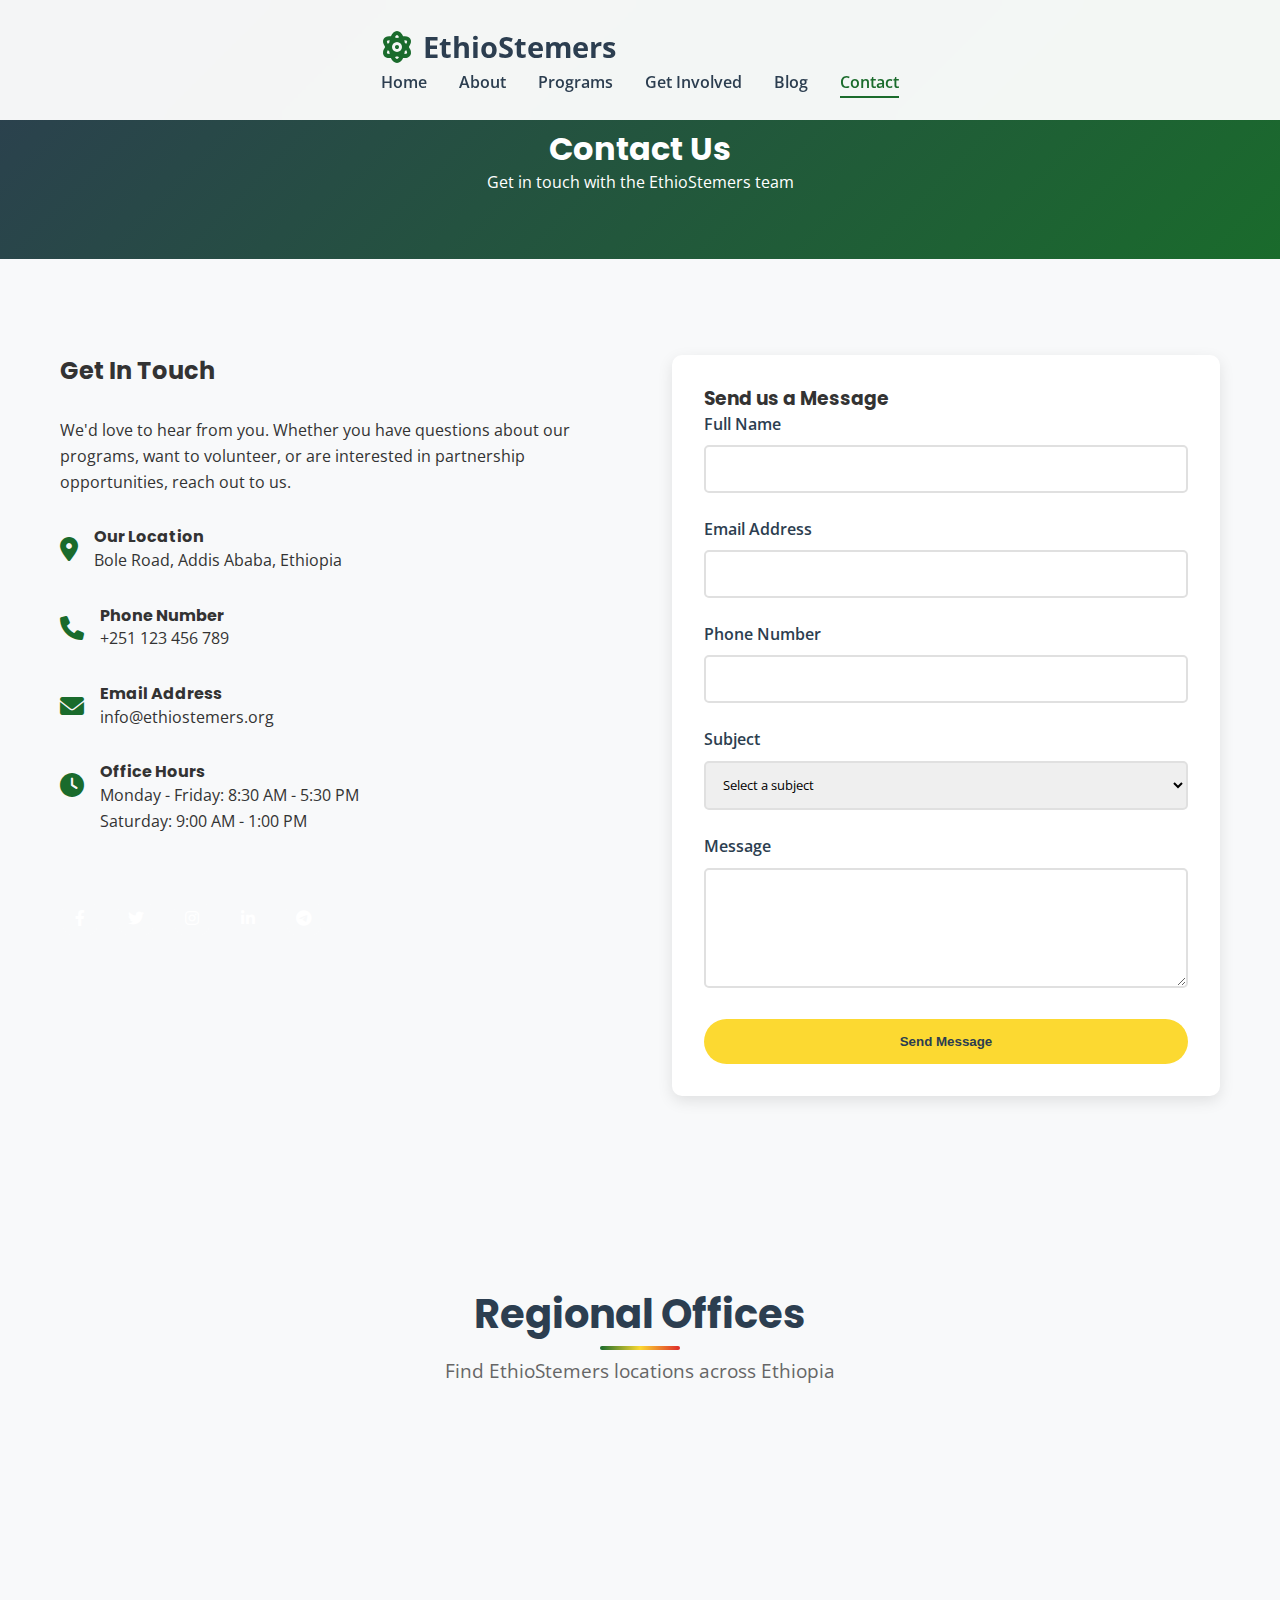
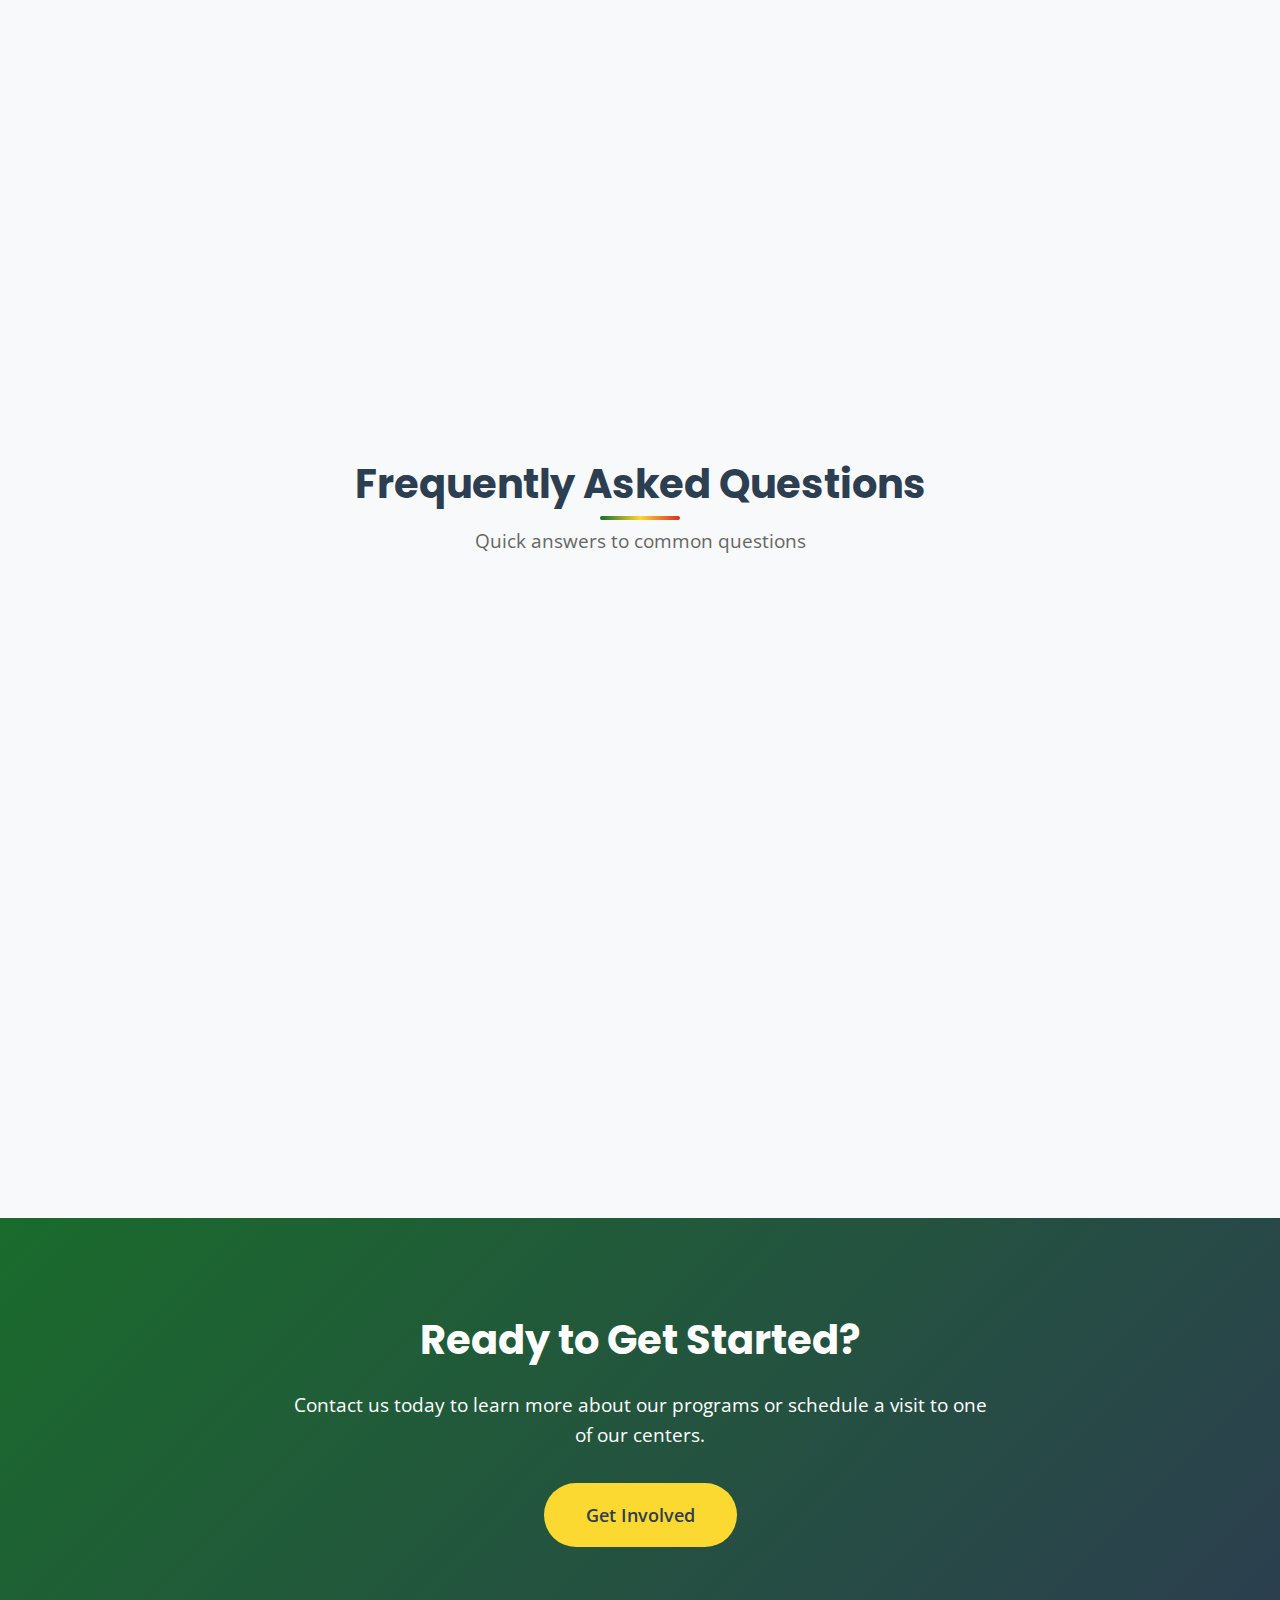
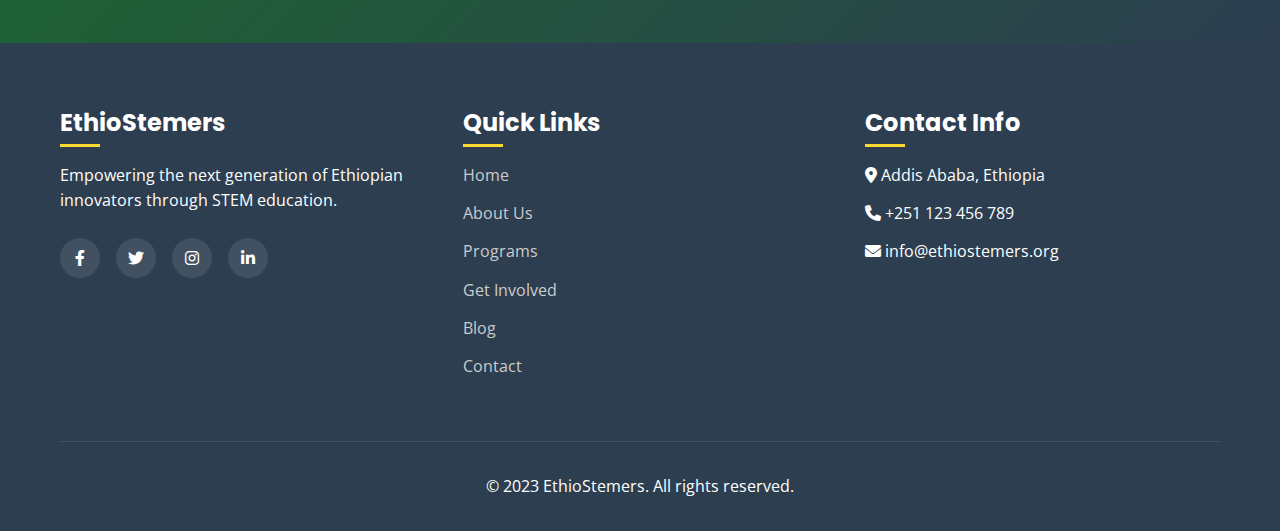
<file: contact.html>
<!DOCTYPE html>
<html lang="en">
<head>
    <meta charset="UTF-8">
    <meta name="viewport" content="width=device-width, initial-scale=1.0">
    <title>Contact Us - EthioStemers</title>
    <link href="https://fonts.googleapis.com/css2?family=Poppins:wght@300;400;600;700&family=Open+Sans:wght@300;400;600&display=swap" rel="stylesheet">
    <link rel="stylesheet" href="https://cdnjs.cloudflare.com/ajax/libs/font-awesome/6.0.0/css/all.min.css">
    <link rel="stylesheet" href="style.css">
</head>
<body>
    <!-- Navigation -->
    <nav class="navbar">
        <div class="container">
            <a href="index.html" class="logo">
                <i class="fas fa-atom logo-icon"></i>
                <span>EthioStemers</span>
            </a>
            <button class="mobile-menu-btn">
                <i class="fas fa-bars"></i>
            </button>
            <ul class="nav-links">
                <li><a href="index.html">Home</a></li>
                <li><a href="about.html">About</a></li>
                <li><a href="program.html">Programs</a></li>
                <li><a href="get-involved.html">Get Involved</a></li>
                <li><a href="blog.html">Blog</a></li>
                <li><a href="contact.html" class="active">Contact</a></li>
            </ul>
        </div>
    </nav>

    <!-- Contact Hero -->
    <section class="contact-hero">
        <div class="container">
            <h1>Contact Us</h1>
            <p>Get in touch with the EthioStemers team</p>
        </div>
    </section>

    <!-- Contact Section -->
    <section class="section">
        <div class="container">
            <div class="contact-content">
                <div class="contact-info">
                    <h2>Get In Touch</h2>
                    <p>We'd love to hear from you. Whether you have questions about our programs, want to volunteer, or are interested in partnership opportunities, reach out to us.</p>
                    
                    <div class="contact-item">
                        <div class="contact-icon">
                            <i class="fas fa-map-marker-alt"></i>
                        </div>
                        <div>
                            <h4>Our Location</h4>
                            <p>Bole Road, Addis Ababa, Ethiopia</p>
                        </div>
                    </div>
                    
                    <div class="contact-item">
                        <div class="contact-icon">
                            <i class="fas fa-phone"></i>
                        </div>
                        <div>
                            <h4>Phone Number</h4>
                            <p>+251 123 456 789</p>
                        </div>
                    </div>
                    
                    <div class="contact-item">
                        <div class="contact-icon">
                            <i class="fas fa-envelope"></i>
                        </div>
                        <div>
                            <h4>Email Address</h4>
                            <p>info@ethiostemers.org</p>
                        </div>
                    </div>
                    
                    <div class="contact-item">
                        <div class="contact-icon">
                            <i class="fas fa-clock"></i>
                        </div>
                        <div>
                            <h4>Office Hours</h4>
                            <p>Monday - Friday: 8:30 AM - 5:30 PM<br>Saturday: 9:00 AM - 1:00 PM</p>
                        </div>
                    </div>
                    
                    <div class="social-links" style="margin-top: 2rem;">
                        <a href="#"><i class="fab fa-facebook-f"></i></a>
                        <a href="#"><i class="fab fa-twitter"></i></a>
                        <a href="#"><i class="fab fa-instagram"></i></a>
                        <a href="#"><i class="fab fa-linkedin-in"></i></a>
                        <a href="#"><i class="fab fa-telegram"></i></a>
                    </div>
                </div>
                
                <div class="contact-form">
                    <h3>Send us a Message</h3>
                    <form id="contactForm">
                        <div class="form-group">
                            <label for="name">Full Name</label>
                            <input type="text" id="name" name="name" required>
                        </div>
                        
                        <div class="form-group">
                            <label for="email">Email Address</label>
                            <input type="email" id="email" name="email" required>
                        </div>
                        
                        <div class="form-group">
                            <label for="phone">Phone Number</label>
                            <input type="tel" id="phone" name="phone">
                        </div>
                        
                        <div class="form-group">
                            <label for="subject">Subject</label>
                            <select id="subject" name="subject" required>
                                <option value="">Select a subject</option>
                                <option value="general">General Inquiry</option>
                                <option value="programs">Program Information</option>
                                <option value="volunteer">Volunteering</option>
                                <option value="partnership">Partnership</option>
                                <option value="donation">Donation</option>
                                <option value="media">Media Inquiry</option>
                                <option value="other">Other</option>
                            </select>
                        </div>
                        
                        <div class="form-group">
                            <label for="message">Message</label>
                            <textarea id="message" name="message" rows="5" required></textarea>
                        </div>
                        
                        <button type="submit" class="btn btn-primary" style="width: 100%;">Send Message</button>
                    </form>
                </div>
            </div>
        </div>
    </section>

    <!-- Regional Offices -->
    <section class="section" style="background: var(--light-bg);">
        <div class="container">
            <div class="section-title">
                <h2>Regional Offices</h2>
                <p>Find EthioStemers locations across Ethiopia</p>
            </div>
            
            <div class="program-cards">
                <div class="program-card fade-in">
                    <div class="program-icon" style="background: linear-gradient(135deg, var(--primary-green), var(--dark-blue));">
                        <i class="fas fa-city"></i>
                    </div>
                    <div class="program-content">
                        <h3>Addis Ababa</h3>
                        <p><strong>Address:</strong> Bole Road, Near Friendship Building</p>
                        <p><strong>Phone:</strong> +251 123 456 789</p>
                        <p><strong>Email:</strong> addis@ethiostemers.org</p>
                        <p>Our main headquarters and largest learning center.</p>
                    </div>
                </div>
                
                <div class="program-card fade-in">
                    <div class="program-icon" style="background: linear-gradient(135deg, var(--primary-red), var(--primary-yellow));">
                        <i class="fas fa-university"></i>
                    </div>
                    <div class="program-content">
                        <h3>Bahir Dar</h3>
                        <p><strong>Address:</strong> Near Bahir Dar University</p>
                        <p><strong>Phone:</strong> +251 123 456 790</p>
                        <p><strong>Email:</strong> bahirdar@ethiostemers.org</p>
                        <p>Serving the Amhara region with focus on robotics and coding.</p>
                    </div>
                </div>
                
                <div class="program-card fade-in">
                    <div class="program-icon" style="background: linear-gradient(135deg, var(--primary-yellow), var(--primary-green));">
                        <i class="fas fa-school"></i>
                    </div>
                    <div class="program-content">
                        <h3>Hawassa</h3>
                        <p><strong>Address:</strong> Hawassa University Campus</p>
                        <p><strong>Phone:</strong> +251 123 456 791</p>
                        <p><strong>Email:</strong> hawassa@ethiostemers.org</p>
                        <p>Southern region hub with strong science lab programs.</p>
                    </div>
                </div>
            </div>
        </div>
    </section>

    <!-- FAQ Section -->
    <section class="section">
        <div class="container">
            <div class="section-title">
                <h2>Frequently Asked Questions</h2>
                <p>Quick answers to common questions</p>
            </div>
            
            <div class="program-cards">
                <div class="program-card fade-in">
                    <div class="program-content">
                        <h3>General Questions</h3>
                        <div class="faq-item">
                            <h4>What ages do you serve?</h4>
                            <p>We work with students from 8 to 18 years old, with programs tailored to different age groups and skill levels.</p>
                        </div>
                        <div class="faq-item">
                            <h4>Are your programs free?</h4>
                            <p>Most of our programs are free or heavily subsidized. We believe financial constraints should not limit access to STEM education.</p>
                        </div>
                        <div class="faq-item">
                            <h4>Do I need prior experience?</h4>
                            <p>No! Our programs are designed for beginners. We start with fundamentals and build up to advanced concepts.</p>
                        </div>
                    </div>
                </div>
                
                <div class="program-card fade-in">
                    <div class="program-content">
                        <h3>Program Details</h3>
                        <div class="faq-item">
                            <h4>How do I apply for programs?</h4>
                            <p>You can apply through our website on the Get Involved page, or visit any of our regional offices for assistance.</p>
                        </div>
                        <div class="faq-item">
                            <h4>What materials are needed?</h4>
                            <p>We provide all necessary equipment and materials. Students only need to bring their curiosity and willingness to learn!</p>
                        </div>
                        <div class="faq-item">
                            <h4>Are programs available in rural areas?</h4>
                            <p>Yes! We're continuously expanding to reach rural communities through mobile labs and partnerships with local schools.</p>
                        </div>
                    </div>
                </div>
                
                <div class="program-card fade-in">
                    <div class="program-content">
                        <h3>Support & Partnership</h3>
                        <div class="faq-item">
                            <h4>How can I volunteer?</h4>
                            <p>Visit our Get Involved page to fill out the volunteer application form. We welcome both technical and non-technical volunteers.</p>
                        </div>
                        <div class="faq-item">
                            <h4>Can my company partner with EthioStemers?</h4>
                            <p>Absolutely! We welcome corporate partnerships for sponsorship, equipment donation, and employee volunteering.</p>
                        </div>
                        <div class="faq-item">
                            <h4>How are donations used?</h4>
                            <p>Donations directly support program operations, equipment purchases, and scholarship funds for underprivileged students.</p>
                        </div>
                    </div>
                </div>
            </div>
        </div>
    </section>

    <!-- CTA Section -->
    <section class="cta-section">
        <div class="container">
            <h2>Ready to Get Started?</h2>
            <p>Contact us today to learn more about our programs or schedule a visit to one of our centers.</p>
            <a href="get-involved.html" class="btn btn-primary btn-large">Get Involved</a>
        </div>
    </section>

    <!-- Footer -->
    <footer class="footer">
        <div class="container">
            <div class="footer-content">
                <div class="footer-column">
                    <h3>EthioStemers</h3>
                    <p>Empowering the next generation of Ethiopian innovators through STEM education.</p>
                    <div class="social-links">
                        <a href="#"><i class="fab fa-facebook-f"></i></a>
                        <a href="#"><i class="fab fa-twitter"></i></a>
                        <a href="#"><i class="fab fa-instagram"></i></a>
                        <a href="#"><i class="fab fa-linkedin-in"></i></a>
                    </div>
                </div>
                <div class="footer-column">
                    <h3>Quick Links</h3>
                    <ul class="footer-links">
                        <li><a href="index.html">Home</a></li>
                        <li><a href="about.html">About Us</a></li>
                        <li><a href="programs.html">Programs</a></li>
                        <li><a href="get-involved.html">Get Involved</a></li>
                        <li><a href="blog.html">Blog</a></li>
                        <li><a href="contact.html">Contact</a></li>
                    </ul>
                </div>
                <div class="footer-column">
                    <h3>Contact Info</h3>
                    <ul class="footer-links">
                        <li><i class="fas fa-map-marker-alt"></i> Addis Ababa, Ethiopia</li>
                        <li><i class="fas fa-phone"></i> +251 123 456 789</li>
                        <li><i class="fas fa-envelope"></i> info@ethiostemers.org</li>
                    </ul>
                </div>
            </div>
            <div class="footer-bottom">
                <p>&copy; 2023 EthioStemers. All rights reserved.</p>
            </div>
        </div>
    </footer>

    <script src="script.js"></script>
</body>
</html>
</file>
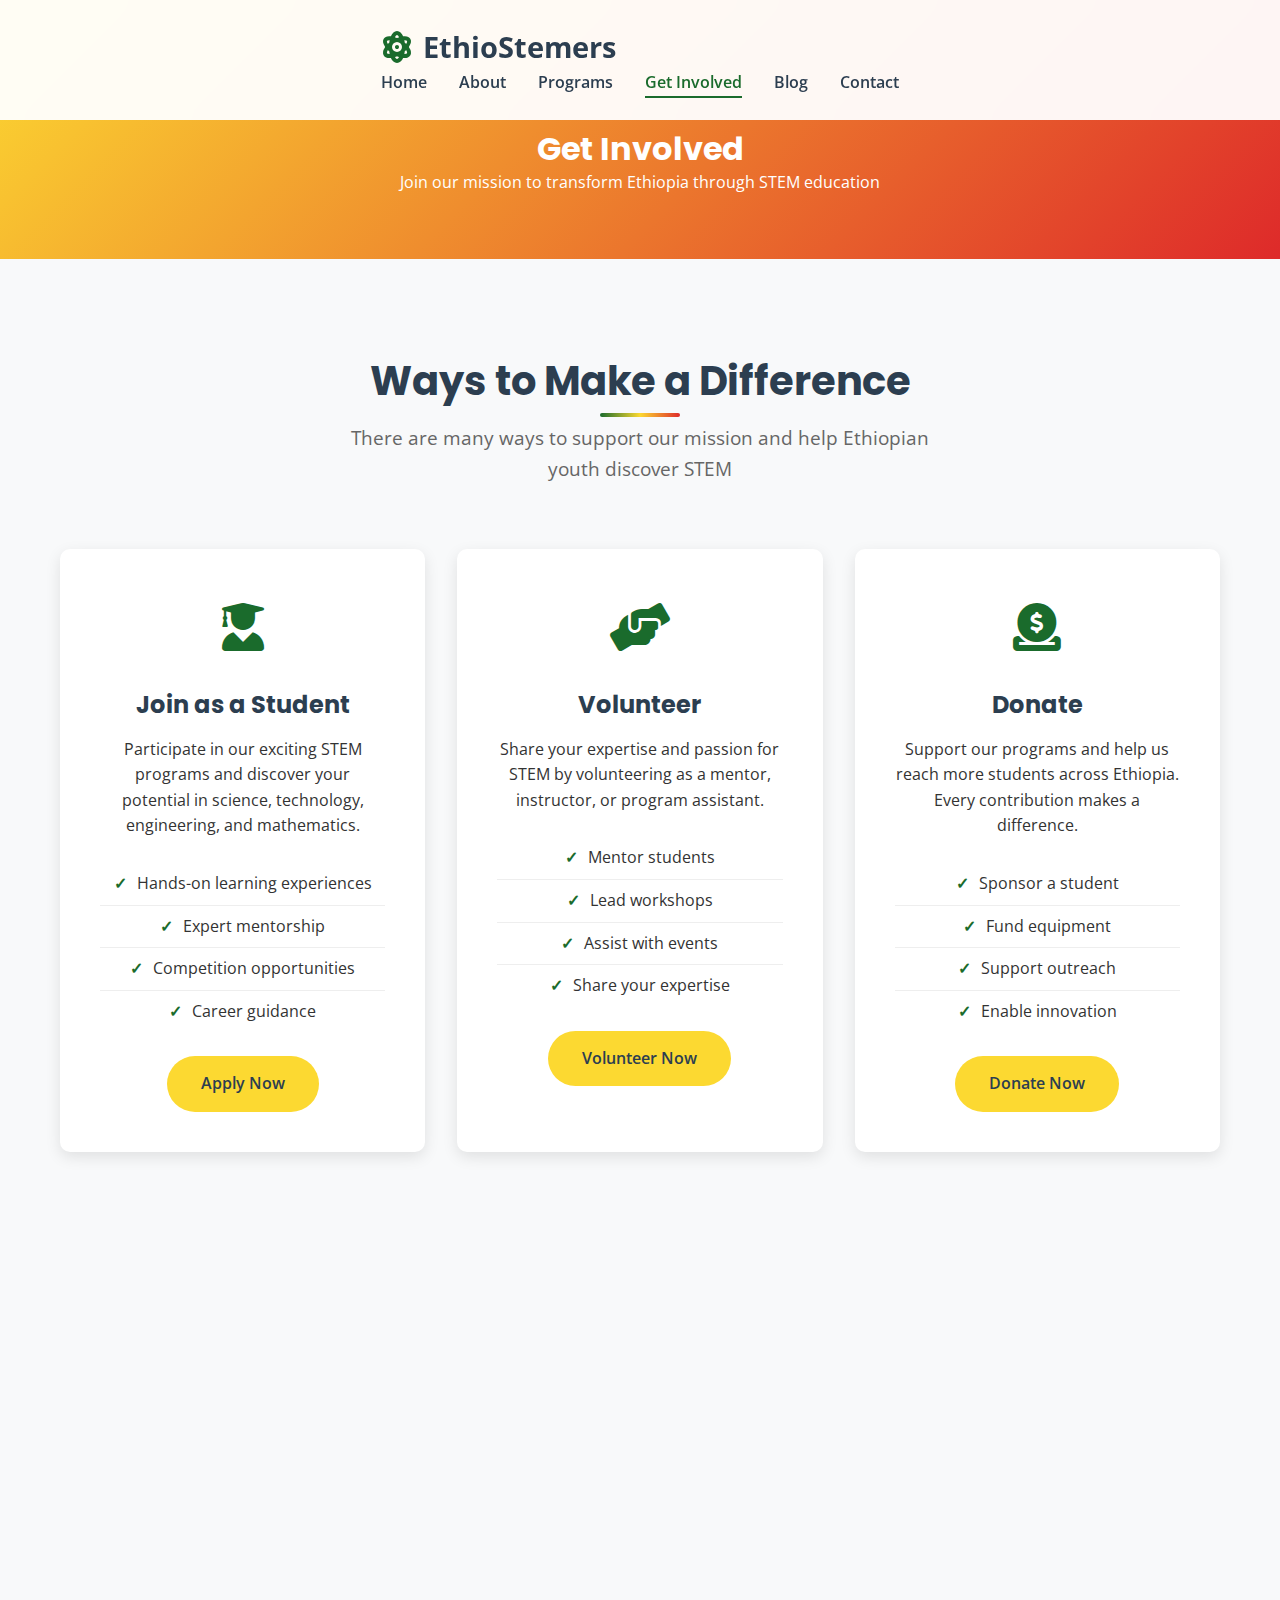
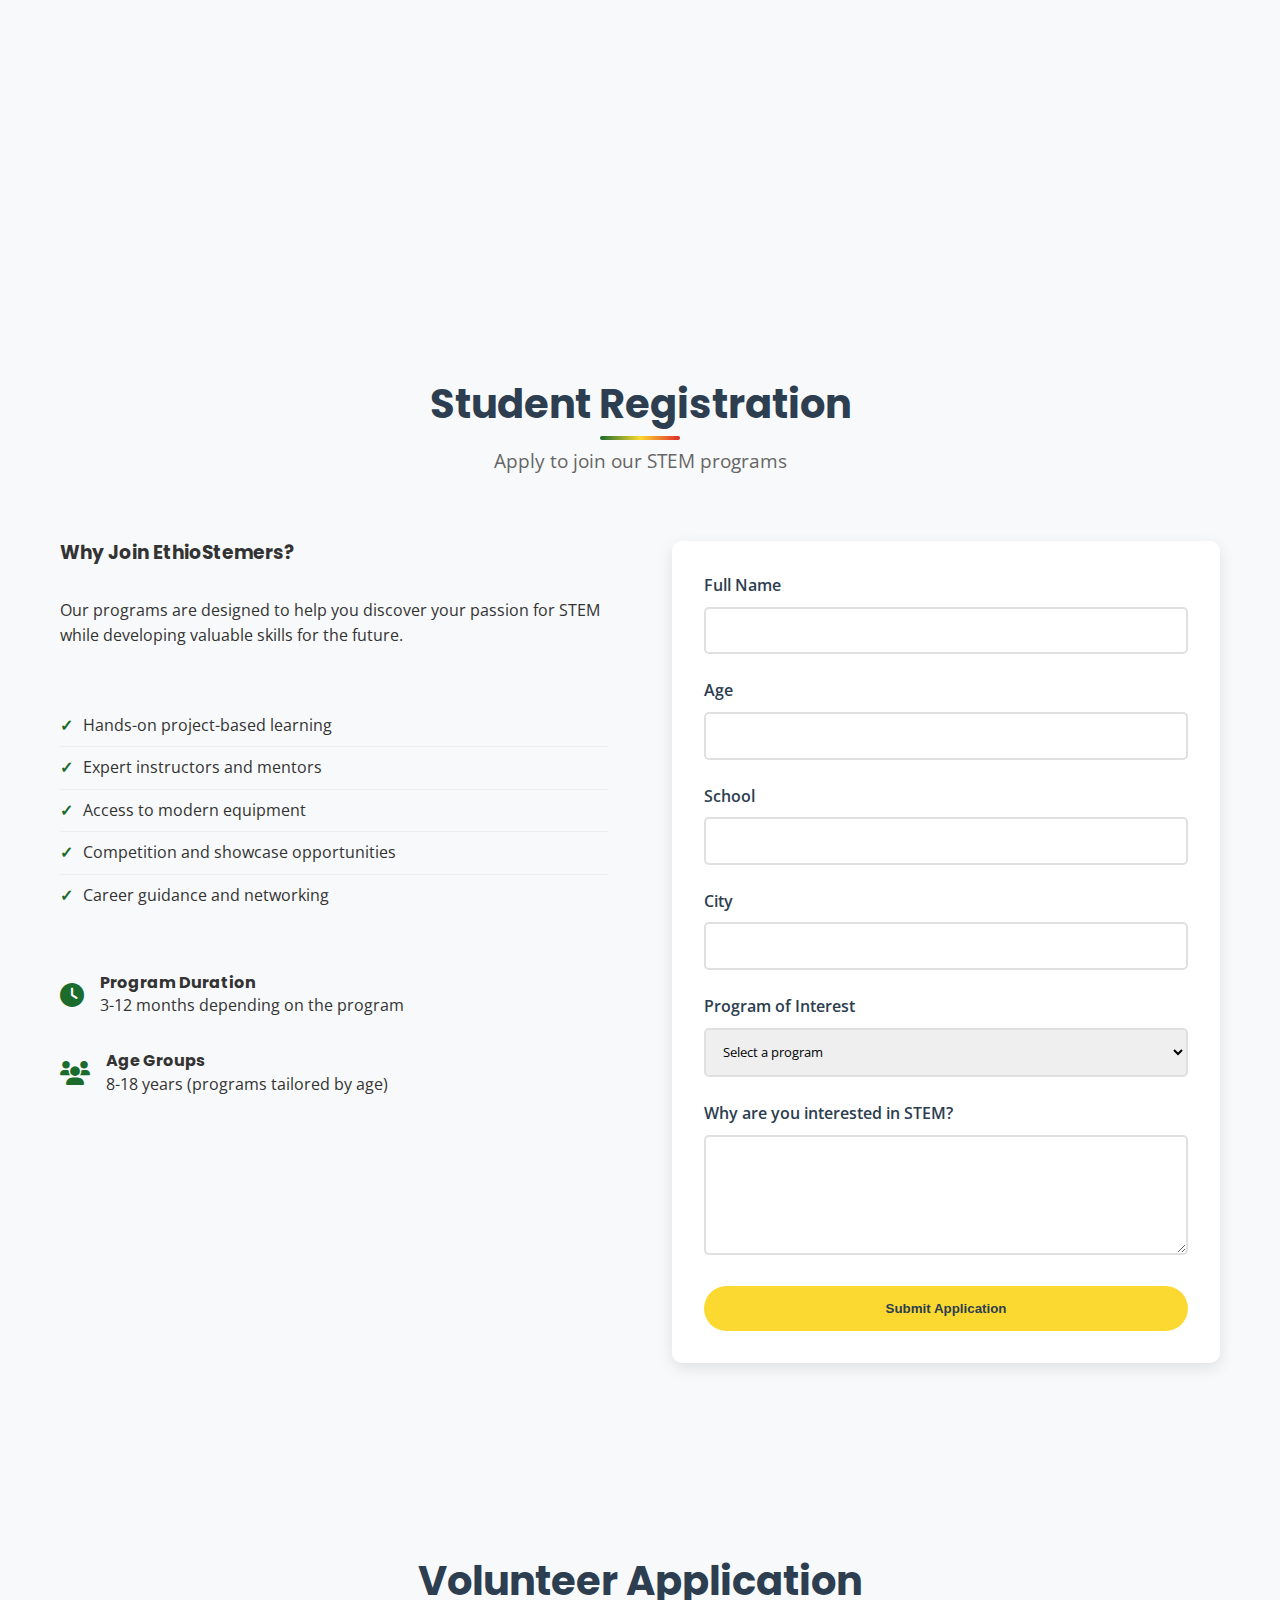
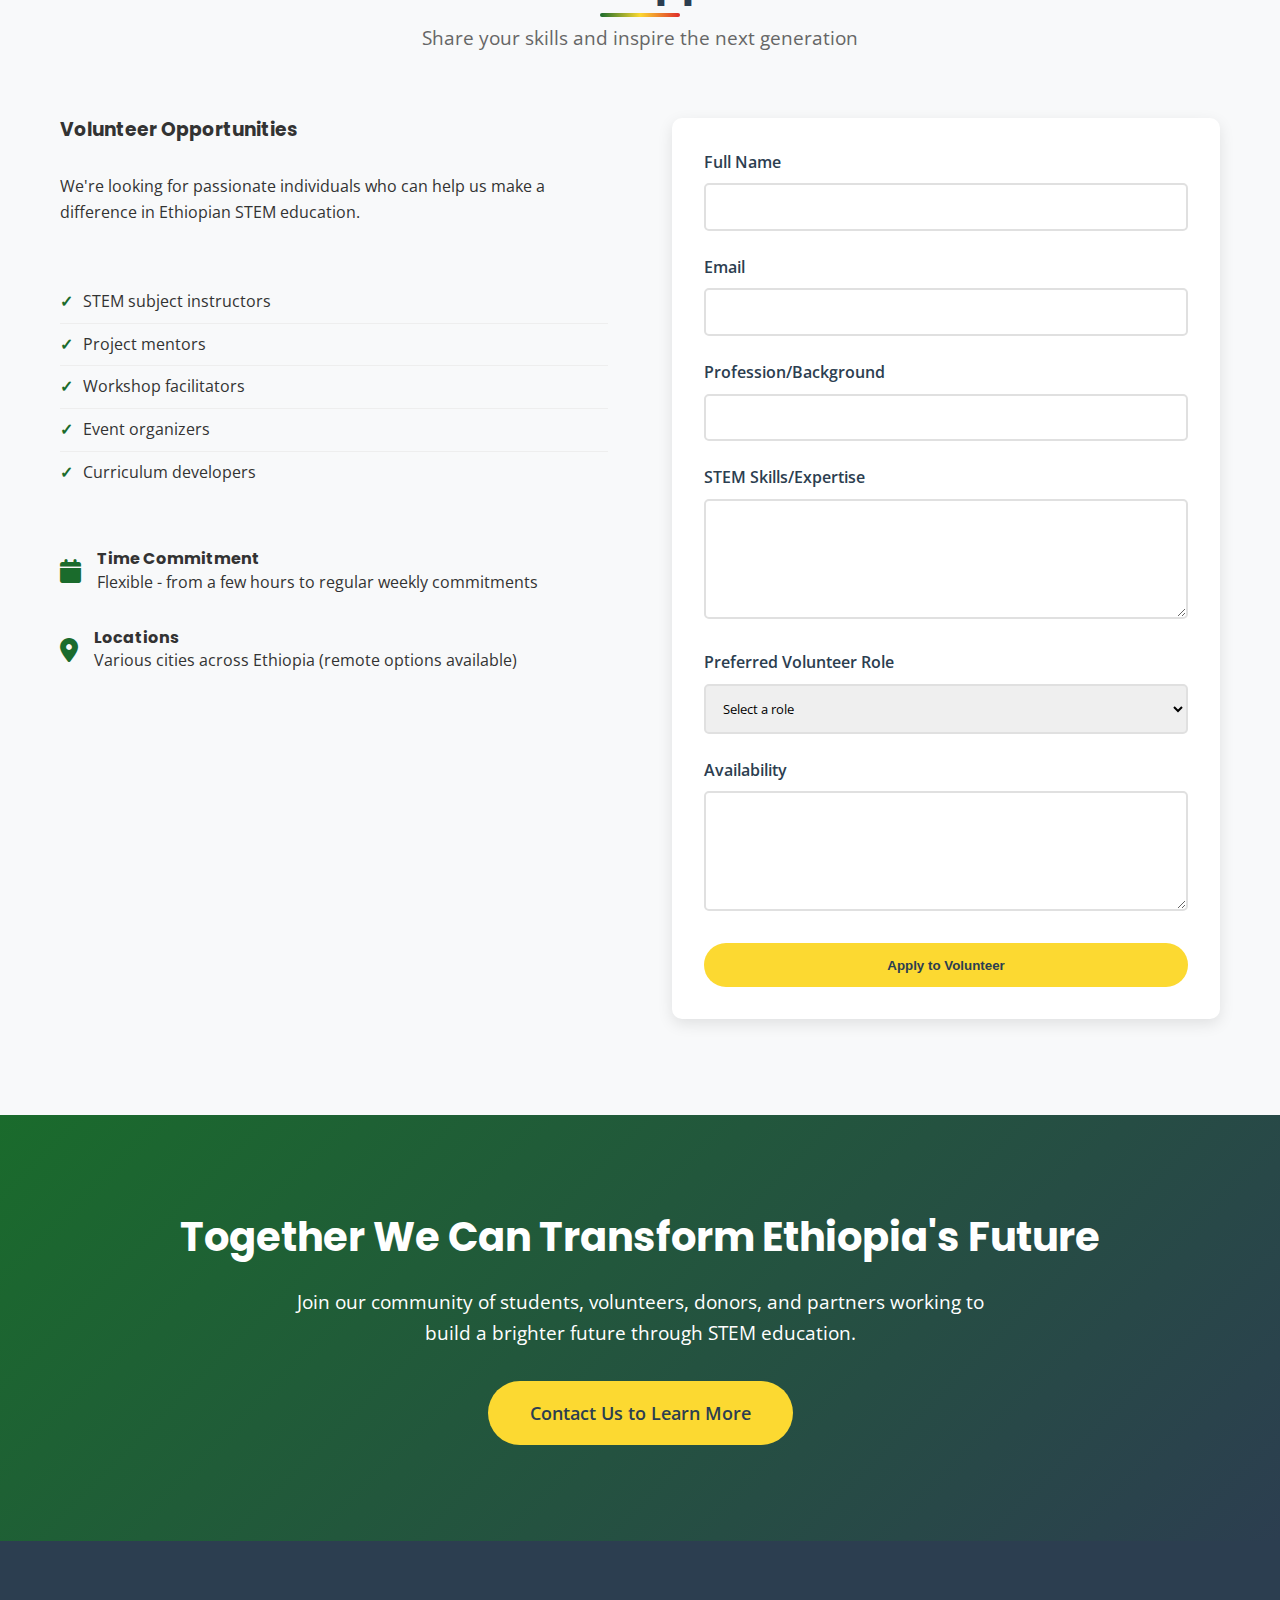
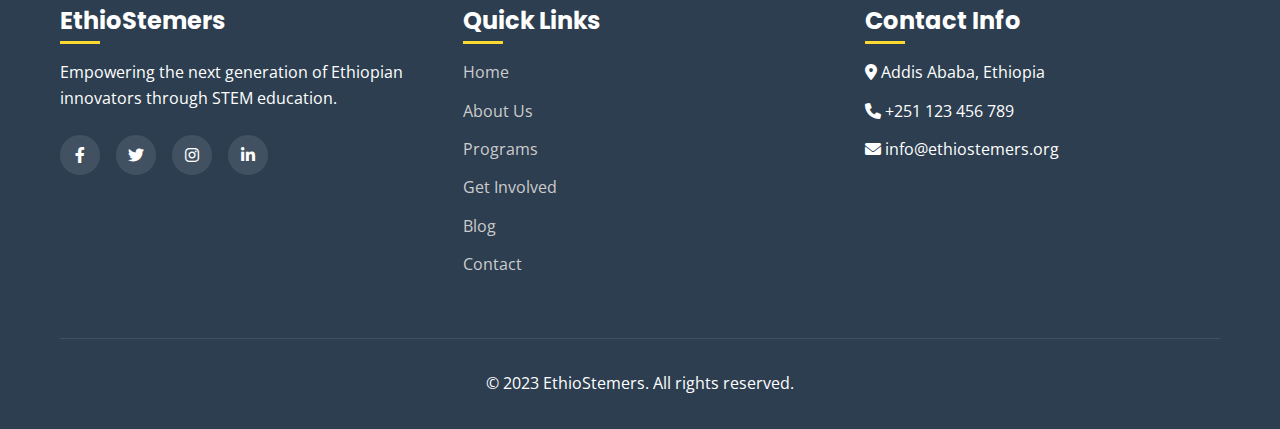
<file: get-involved.html>
<!DOCTYPE html>
<html lang="en">
<head>
    <meta charset="UTF-8">
    <meta name="viewport" content="width=device-width, initial-scale=1.0">
    <title>Get Involved - EthioStemers</title>
    <link href="https://fonts.googleapis.com/css2?family=Poppins:wght@300;400;600;700&family=Open+Sans:wght@300;400;600&display=swap" rel="stylesheet">
    <link rel="stylesheet" href="https://cdnjs.cloudflare.com/ajax/libs/font-awesome/6.0.0/css/all.min.css">
    <link rel="stylesheet" href="style.css">
</head>
<body>
    <!-- Navigation -->
    <nav class="navbar">
        <div class="container">
            <a href="index.html" class="logo">
                <i class="fas fa-atom logo-icon"></i>
                <span>EthioStemers</span>
            </a>
            <button class="mobile-menu-btn">
                <i class="fas fa-bars"></i>
            </button>
            <ul class="nav-links">
                <li><a href="index.html">Home</a></li>
                <li><a href="about.html">About</a></li>
                <li><a href="program.html">Programs</a></li>
                <li><a href="get-involved.html" class="active">Get Involved</a></li>
                <li><a href="blog.html">Blog</a></li>
                <li><a href="contact.html">Contact</a></li>
            </ul>
        </div>
    </nav>

    <!-- Get Involved Hero -->
    <section class="about-hero" style="background: linear-gradient(135deg, var(--primary-yellow), var(--primary-red));">
        <div class="container">
            <h1>Get Involved</h1>
            <p>Join our mission to transform Ethiopia through STEM education</p>
        </div>
    </section>

    <!-- Ways to Get Involved -->
    <section class="section">
        <div class="container">
            <div class="section-title">
                <h2>Ways to Make a Difference</h2>
                <p>There are many ways to support our mission and help Ethiopian youth discover STEM</p>
            </div>
            
            <div class="involvement-options">
                <!-- Student Registration -->
                <div class="involvement-card fade-in">
                    <div class="involvement-icon">
                        <i class="fas fa-user-graduate"></i>
                    </div>
                    <h3>Join as a Student</h3>
                    <p>Participate in our exciting STEM programs and discover your potential in science, technology, engineering, and mathematics.</p>
                    <ul class="program-features">
                        <li>Hands-on learning experiences</li>
                        <li>Expert mentorship</li>
                        <li>Competition opportunities</li>
                        <li>Career guidance</li>
                    </ul>
                    <a href="#student-form" class="btn btn-primary">Apply Now</a>
                </div>

                <!-- Volunteer -->
                <div class="involvement-card fade-in">
                    <div class="involvement-icon">
                        <i class="fas fa-hands-helping"></i>
                    </div>
                    <h3>Volunteer</h3>
                    <p>Share your expertise and passion for STEM by volunteering as a mentor, instructor, or program assistant.</p>
                    <ul class="program-features">
                        <li>Mentor students</li>
                        <li>Lead workshops</li>
                        <li>Assist with events</li>
                        <li>Share your expertise</li>
                    </ul>
                    <a href="#volunteer-form" class="btn btn-primary">Volunteer Now</a>
                </div>

                <!-- Donate -->
                <div class="involvement-card fade-in">
                    <div class="involvement-icon">
                        <i class="fas fa-donate"></i>
                    </div>
                    <h3>Donate</h3>
                    <p>Support our programs and help us reach more students across Ethiopia. Every contribution makes a difference.</p>
                    <ul class="program-features">
                        <li>Sponsor a student</li>
                        <li>Fund equipment</li>
                        <li>Support outreach</li>
                        <li>Enable innovation</li>
                    </ul>
                    <a href="#donate-form" class="btn btn-primary">Donate Now</a>
                </div>

                <!-- Partner -->
                <div class="involvement-card fade-in">
                    <div class="involvement-icon">
                        <i class="fas fa-handshake"></i>
                    </div>
                    <h3>Partner With Us</h3>
                    <p>Organizations, schools, and companies can partner with us to expand our impact and reach more communities.</p>
                    <ul class="program-features">
                        <li>School partnerships</li>
                        <li>Corporate sponsorships</li>
                        <li>Community collaborations</li>
                        <li>Resource sharing</li>
                    </ul>
                    <a href="#partner-form" class="btn btn-primary">Partner Now</a>
                </div>
            </div>
        </div>
    </section>

    <!-- Student Registration Form -->
    <section class="section" style="background: var(--light-bg);" id="student-form">
        <div class="container">
            <div class="section-title">
                <h2>Student Registration</h2>
                <p>Apply to join our STEM programs</p>
            </div>
            
            <div class="contact-content">
                <div class="contact-info">
                    <h3>Why Join EthioStemers?</h3>
                    <p>Our programs are designed to help you discover your passion for STEM while developing valuable skills for the future.</p>
                    
                    <div class="program-features">
                        <li>Hands-on project-based learning</li>
                        <li>Expert instructors and mentors</li>
                        <li>Access to modern equipment</li>
                        <li>Competition and showcase opportunities</li>
                        <li>Career guidance and networking</li>
                    </div>
                    
                    <div class="contact-item">
                        <div class="contact-icon">
                            <i class="fas fa-clock"></i>
                        </div>
                        <div>
                            <h4>Program Duration</h4>
                            <p>3-12 months depending on the program</p>
                        </div>
                    </div>
                    
                    <div class="contact-item">
                        <div class="contact-icon">
                            <i class="fas fa-users"></i>
                        </div>
                        <div>
                            <h4>Age Groups</h4>
                            <p>8-18 years (programs tailored by age)</p>
                        </div>
                    </div>
                </div>
                
                <div class="contact-form">
                    <form id="studentApplicationForm">
                        <div class="form-group">
                            <label for="studentName">Full Name</label>
                            <input type="text" id="studentName" name="studentName" required>
                        </div>
                        
                        <div class="form-group">
                            <label for="studentAge">Age</label>
                            <input type="number" id="studentAge" name="studentAge" min="8" max="18" required>
                        </div>
                        
                        <div class="form-group">
                            <label for="studentSchool">School</label>
                            <input type="text" id="studentSchool" name="studentSchool" required>
                        </div>
                        
                        <div class="form-group">
                            <label for="studentLocation">City</label>
                            <input type="text" id="studentLocation" name="studentLocation" required>
                        </div>
                        
                        <div class="form-group">
                            <label for="studentProgram">Program of Interest</label>
                            <select id="studentProgram" name="studentProgram" required>
                                <option value="">Select a program</option>
                                <option value="robotics">Robotics & AI</option>
                                <option value="coding">Coding Bootcamp</option>
                                <option value="science">Young Scientists Lab</option>
                                <option value="girls-stem">Girls in STEM</option>
                            </select>
                        </div>
                        
                        <div class="form-group">
                            <label for="studentInterest">Why are you interested in STEM?</label>
                            <textarea id="studentInterest" name="studentInterest" required></textarea>
                        </div>
                        
                        <button type="submit" class="btn btn-primary" style="width: 100%;">Submit Application</button>
                    </form>
                </div>
            </div>
        </div>
    </section>

    <!-- Volunteer Form -->
    <section class="section" id="volunteer-form">
        <div class="container">
            <div class="section-title">
                <h2>Volunteer Application</h2>
                <p>Share your skills and inspire the next generation</p>
            </div>
            
            <div class="contact-content">
                <div class="contact-info">
                    <h3>Volunteer Opportunities</h3>
                    <p>We're looking for passionate individuals who can help us make a difference in Ethiopian STEM education.</p>
                    
                    <div class="program-features">
                        <li>STEM subject instructors</li>
                        <li>Project mentors</li>
                        <li>Workshop facilitators</li>
                        <li>Event organizers</li>
                        <li>Curriculum developers</li>
                    </div>
                    
                    <div class="contact-item">
                        <div class="contact-icon">
                            <i class="fas fa-calendar"></i>
                        </div>
                        <div>
                            <h4>Time Commitment</h4>
                            <p>Flexible - from a few hours to regular weekly commitments</p>
                        </div>
                    </div>
                    
                    <div class="contact-item">
                        <div class="contact-icon">
                            <i class="fas fa-map-marker-alt"></i>
                        </div>
                        <div>
                            <h4>Locations</h4>
                            <p>Various cities across Ethiopia (remote options available)</p>
                        </div>
                    </div>
                </div>
                
                <div class="contact-form">
                    <form id="volunteerForm">
                        <div class="form-group">
                            <label for="volunteerName">Full Name</label>
                            <input type="text" id="volunteerName" name="volunteerName" required>
                        </div>
                        
                        <div class="form-group">
                            <label for="volunteerEmail">Email</label>
                            <input type="email" id="volunteerEmail" name="volunteerEmail" required>
                        </div>
                        
                        <div class="form-group">
                            <label for="volunteerProfession">Profession/Background</label>
                            <input type="text" id="volunteerProfession" name="volunteerProfession" required>
                        </div>
                        
                        <div class="form-group">
                            <label for="volunteerSkills">STEM Skills/Expertise</label>
                            <textarea id="volunteerSkills" name="volunteerSkills" required></textarea>
                        </div>
                        
                        <div class="form-group">
                            <label for="volunteerRole">Preferred Volunteer Role</label>
                            <select id="volunteerRole" name="volunteerRole" required>
                                <option value="">Select a role</option>
                                <option value="instructor">Instructor</option>
                                <option value="mentor">Mentor</option>
                                <option value="workshop">Workshop Facilitator</option>
                                <option value="event">Event Support</option>
                                <option value="other">Other</option>
                            </select>
                        </div>
                        
                        <div class="form-group">
                            <label for="volunteerAvailability">Availability</label>
                            <textarea id="volunteerAvailability" name="volunteerAvailability" required></textarea>
                        </div>
                        
                        <button type="submit" class="btn btn-primary" style="width: 100%;">Apply to Volunteer</button>
                    </form>
                </div>
            </div>
        </div>
    </section>

    <!-- CTA Section -->
    <section class="cta-section">
        <div class="container">
            <h2>Together We Can Transform Ethiopia's Future</h2>
            <p>Join our community of students, volunteers, donors, and partners working to build a brighter future through STEM education.</p>
            <a href="contact.html" class="btn btn-primary btn-large">Contact Us to Learn More</a>
        </div>
    </section>

    <!-- Footer -->
    <footer class="footer">
        <div class="container">
            <div class="footer-content">
                <div class="footer-column">
                    <h3>EthioStemers</h3>
                    <p>Empowering the next generation of Ethiopian innovators through STEM education.</p>
                    <div class="social-links">
                        <a href="#"><i class="fab fa-facebook-f"></i></a>
                        <a href="#"><i class="fab fa-twitter"></i></a>
                        <a href="#"><i class="fab fa-instagram"></i></a>
                        <a href="#"><i class="fab fa-linkedin-in"></i></a>
                    </div>
                </div>
                <div class="footer-column">
                    <h3>Quick Links</h3>
                    <ul class="footer-links">
                        <li><a href="index.html">Home</a></li>
                        <li><a href="about.html">About Us</a></li>
                        <li><a href="programs.html">Programs</a></li>
                        <li><a href="get-involved.html">Get Involved</a></li>
                        <li><a href="blog.html">Blog</a></li>
                        <li><a href="contact.html">Contact</a></li>
                    </ul>
                </div>
                <div class="footer-column">
                    <h3>Contact Info</h3>
                    <ul class="footer-links">
                        <li><i class="fas fa-map-marker-alt"></i> Addis Ababa, Ethiopia</li>
                        <li><i class="fas fa-phone"></i> +251 123 456 789</li>
                        <li><i class="fas fa-envelope"></i> info@ethiostemers.org</li>
                    </ul>
                </div>
            </div>
            <div class="footer-bottom">
                <p>&copy; 2023 EthioStemers. All rights reserved.</p>
            </div>
        </div>
    </footer>

    <script src="script.js"></script>
</body>
</html>
</file>
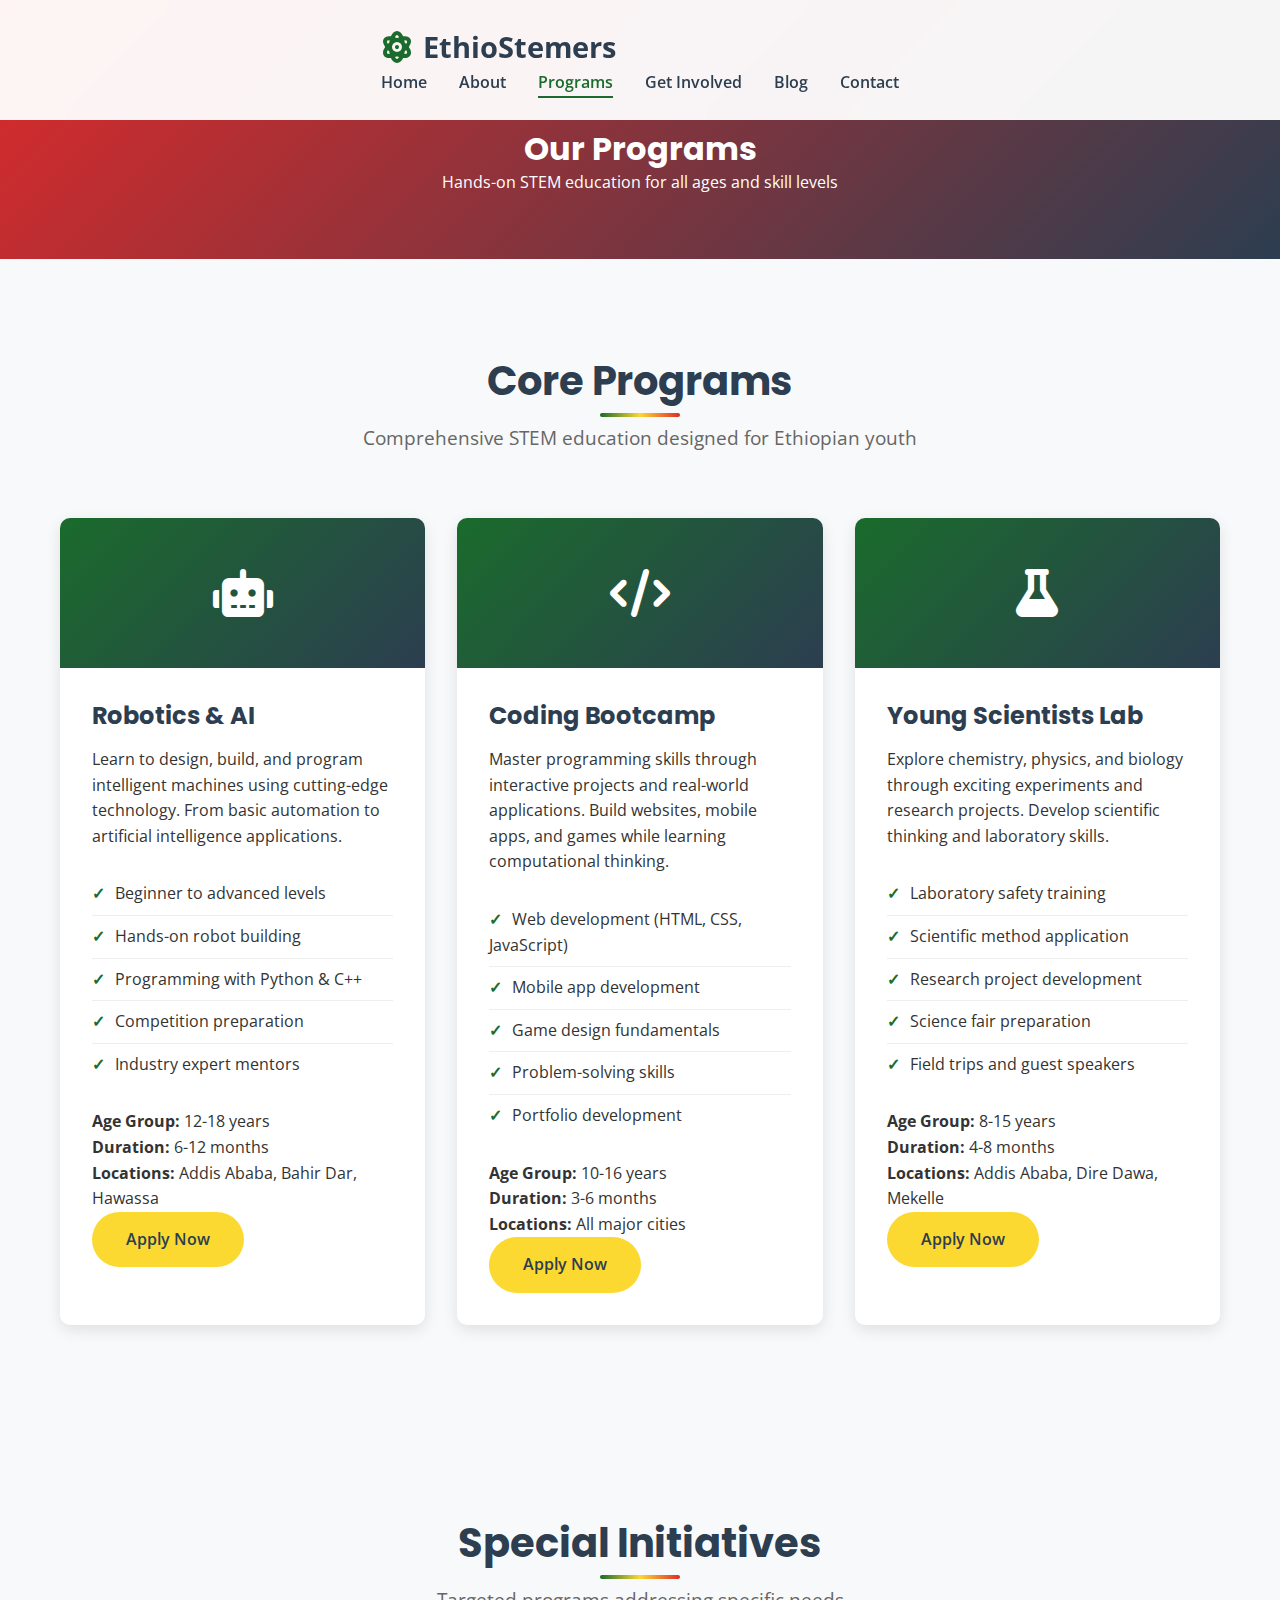
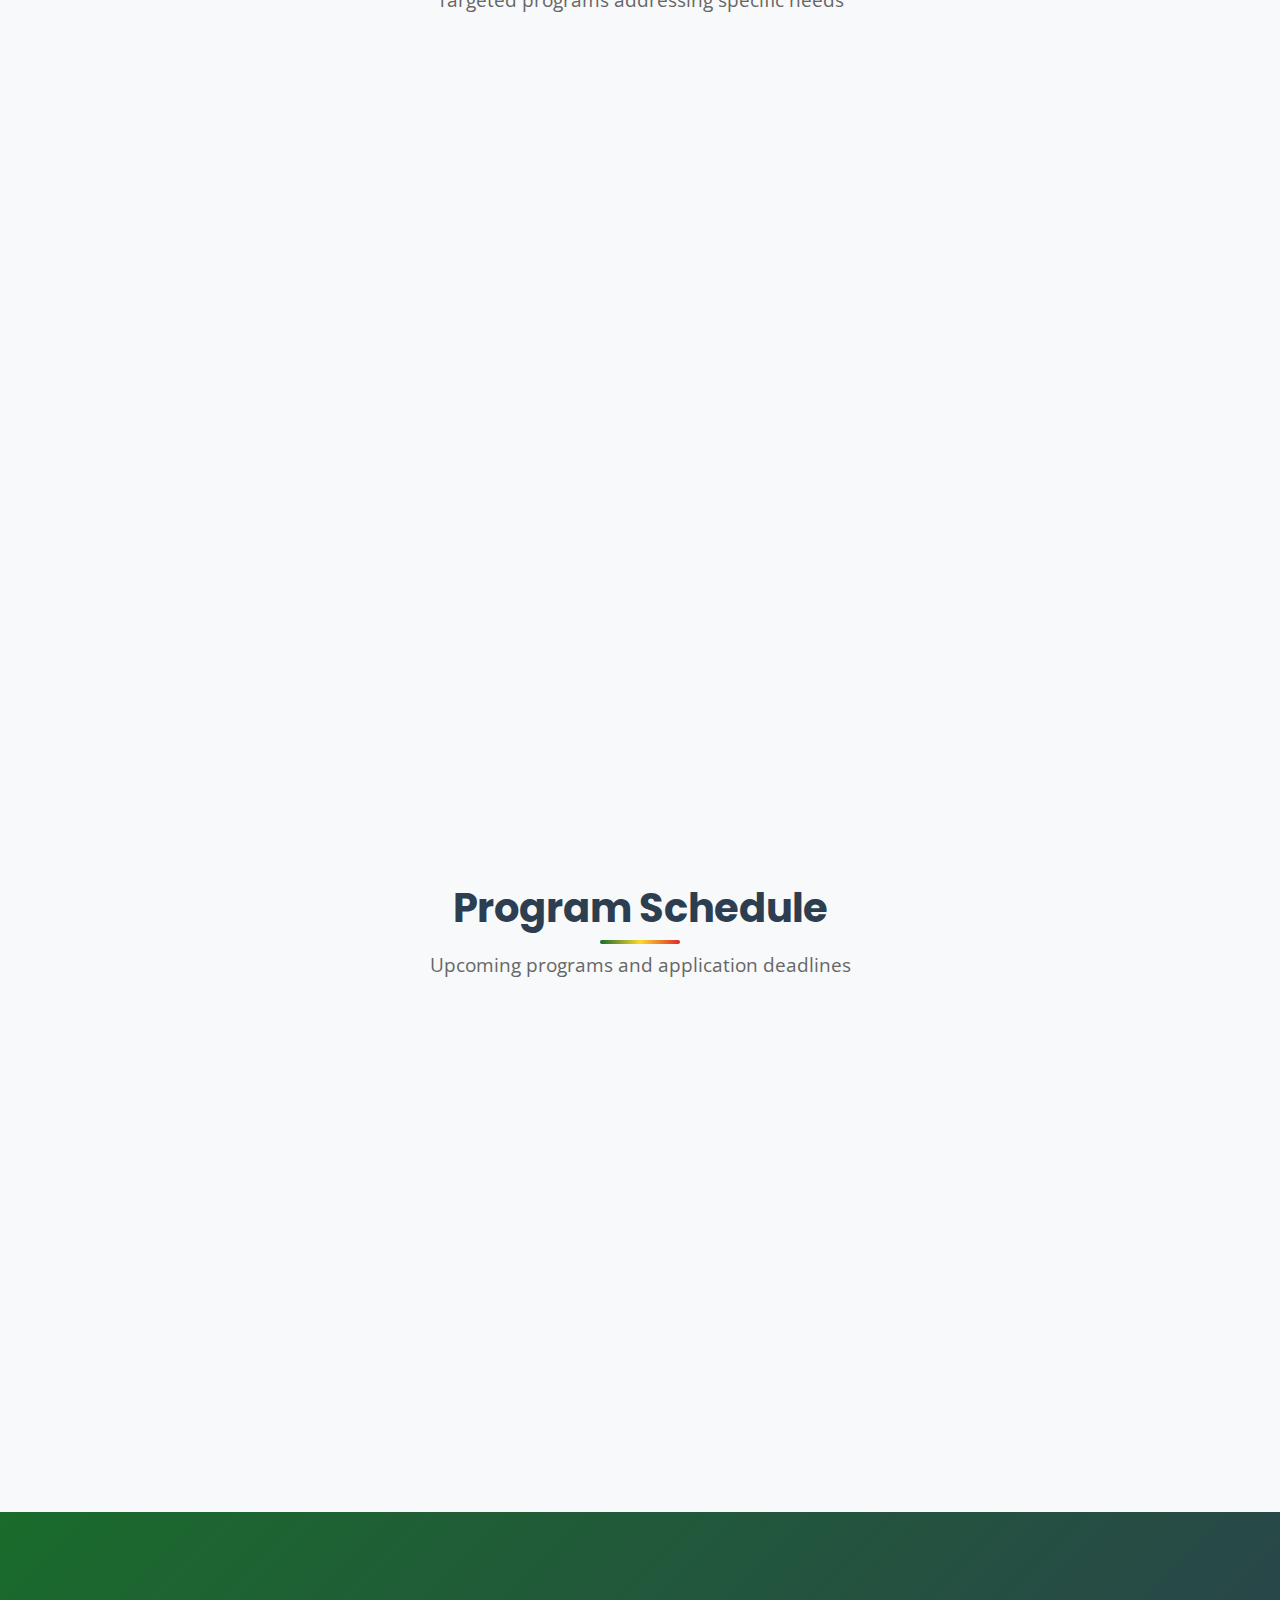
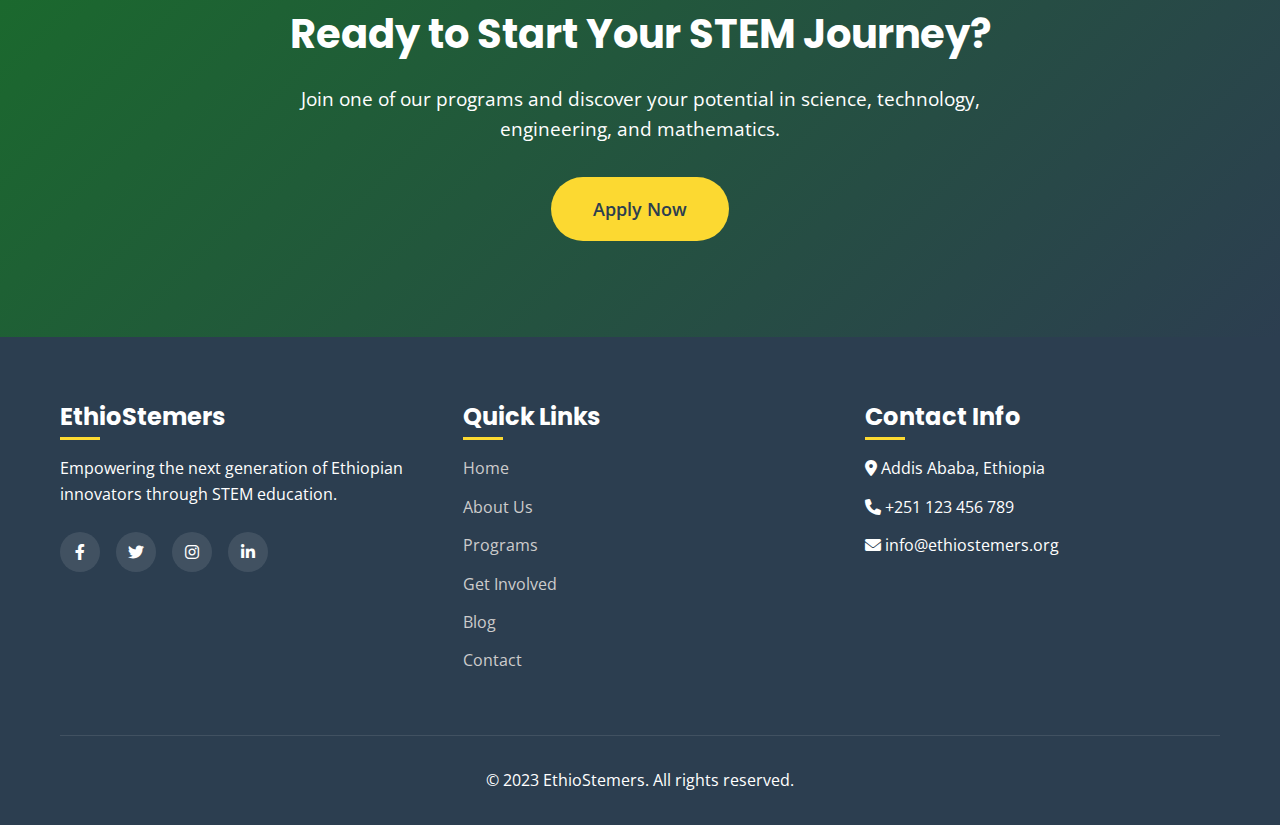
<file: program.html>
<!DOCTYPE html>
<html lang="en">
<head>
    <meta charset="UTF-8">
    <meta name="viewport" content="width=device-width, initial-scale=1.0">
    <title>Our Programs - EthioStemers</title>
    <link href="https://fonts.googleapis.com/css2?family=Poppins:wght@300;400;600;700&family=Open+Sans:wght@300;400;600&display=swap" rel="stylesheet">
    <link rel="stylesheet" href="https://cdnjs.cloudflare.com/ajax/libs/font-awesome/6.0.0/css/all.min.css">
    <link rel="stylesheet" href="style.css">
</head>
<body>
    <!-- Navigation -->
    <nav class="navbar">
        <div class="container">
            <a href="index.html" class="logo">
                <i class="fas fa-atom logo-icon"></i>
                <span>EthioStemers</span>
            </a>
            <button class="mobile-menu-btn">
                <i class="fas fa-bars"></i>
            </button>
            <ul class="nav-links">
                <li><a href="index.html">Home</a></li>
                <li><a href="about.html">About</a></li>
                <li><a href="programs.html" class="active">Programs</a></li>
                <li><a href="get-involved.html">Get Involved</a></li>
                <li><a href="blog.html">Blog</a></li>
                <li><a href="contact.html">Contact</a></li>
            </ul>
        </div>
    </nav>

    <!-- Programs Hero -->
    <section class="programs-hero">
        <div class="container">
            <h1>Our Programs</h1>
            <p>Hands-on STEM education for all ages and skill levels</p>
        </div>
    </section>

    <!-- Main Programs -->
    <section class="section">
        <div class="container">
            <div class="section-title">
                <h2>Core Programs</h2>
                <p>Comprehensive STEM education designed for Ethiopian youth</p>
            </div>
            
            <div class="program-cards">
                <!-- Robotics Program -->
                <div class="program-card fade-in" id="robotics">
                    <div class="program-icon">
                        <i class="fas fa-robot"></i>
                    </div>
                    <div class="program-content">
                        <h3>Robotics & AI</h3>
                        <p class="program-description">Learn to design, build, and program intelligent machines using cutting-edge technology. From basic automation to artificial intelligence applications.</p>
                        <ul class="program-features">
                            <li>Beginner to advanced levels</li>
                            <li>Hands-on robot building</li>
                            <li>Programming with Python & C++</li>
                            <li>Competition preparation</li>
                            <li>Industry expert mentors</li>
                        </ul>
                        <div class="program-details">
                            <div class="detail-item">
                                <strong>Age Group:</strong> 12-18 years
                            </div>
                            <div class="detail-item">
                                <strong>Duration:</strong> 6-12 months
                            </div>
                            <div class="detail-item">
                                <strong>Locations:</strong> Addis Ababa, Bahir Dar, Hawassa
                            </div>
                        </div>
                        <a href="get-involved.html" class="btn btn-primary">Apply Now</a>
                    </div>
                </div>

                <!-- Coding Program -->
                <div class="program-card fade-in" id="coding">
                    <div class="program-icon">
                        <i class="fas fa-code"></i>
                    </div>
                    <div class="program-content">
                        <h3>Coding Bootcamp</h3>
                        <p class="program-description">Master programming skills through interactive projects and real-world applications. Build websites, mobile apps, and games while learning computational thinking.</p>
                        <ul class="program-features">
                            <li>Web development (HTML, CSS, JavaScript)</li>
                            <li>Mobile app development</li>
                            <li>Game design fundamentals</li>
                            <li>Problem-solving skills</li>
                            <li>Portfolio development</li>
                        </ul>
                        <div class="program-details">
                            <div class="detail-item">
                                <strong>Age Group:</strong> 10-16 years
                            </div>
                            <div class="detail-item">
                                <strong>Duration:</strong> 3-6 months
                            </div>
                            <div class="detail-item">
                                <strong>Locations:</strong> All major cities
                            </div>
                        </div>
                        <a href="get-involved.html" class="btn btn-primary">Apply Now</a>
                    </div>
                </div>

                <!-- Science Program -->
                <div class="program-card fade-in" id="science">
                    <div class="program-icon">
                        <i class="fas fa-flask"></i>
                    </div>
                    <div class="program-content">
                        <h3>Young Scientists Lab</h3>
                        <p class="program-description">Explore chemistry, physics, and biology through exciting experiments and research projects. Develop scientific thinking and laboratory skills.</p>
                        <ul class="program-features">
                            <li>Laboratory safety training</li>
                            <li>Scientific method application</li>
                            <li>Research project development</li>
                            <li>Science fair preparation</li>
                            <li>Field trips and guest speakers</li>
                        </ul>
                        <div class="program-details">
                            <div class="detail-item">
                                <strong>Age Group:</strong> 8-15 years
                            </div>
                            <div class="detail-item">
                                <strong>Duration:</strong> 4-8 months
                            </div>
                            <div class="detail-item">
                                <strong>Locations:</strong> Addis Ababa, Dire Dawa, Mekelle
                            </div>
                        </div>
                        <a href="get-involved.html" class="btn btn-primary">Apply Now</a>
                    </div>
                </div>
            </div>
        </div>
    </section>

    <!-- Special Programs -->
    <section class="section" style="background: var(--light-bg);">
        <div class="container">
            <div class="section-title">
                <h2>Special Initiatives</h2>
                <p>Targeted programs addressing specific needs</p>
            </div>
            
            <div class="program-cards">
                <div class="program-card fade-in">
                    <div class="program-icon" style="background: linear-gradient(135deg, #E91E63, #9C27B0);">
                        <i class="fas fa-female"></i>
                    </div>
                    <div class="program-content">
                        <h3>Girls in STEM</h3>
                        <p>Empowering young women through dedicated STEM programs, mentorship, and career guidance.</p>
                        <ul class="program-features">
                            <li>Female role models</li>
                            <li>Safe learning environment</li>
                            <li>Career guidance</li>
                            <li>Leadership development</li>
                        </ul>
                        <a href="get-involved.html" class="btn btn-primary">Learn More</a>
                    </div>
                </div>

                <div class="program-card fade-in">
                    <div class="program-icon" style="background: linear-gradient(135deg, #FF9800, #F44336);">
                        <i class="fas fa-graduation-cap"></i>
                    </div>
                    <div class="program-content">
                        <h3>Teacher Training</h3>
                        <p>Equipping educators with modern STEM teaching methodologies and resources.</p>
                        <ul class="program-features">
                            <li>Curriculum development</li>
                            <li>Hands-on teaching methods</li>
                            <li>Resource sharing</li>
                            <li>Continuous support</li>
                        </ul>
                        <a href="get-involved.html" class="btn btn-primary">Learn More</a>
                    </div>
                </div>

                <div class="program-card fade-in">
                    <div class="program-icon" style="background: linear-gradient(135deg, #4CAF50, #8BC34A);">
                        <i class="fas fa-trophy"></i>
                    </div>
                    <div class="program-content">
                        <h3>STEM Competitions</h3>
                        <p>Annual competitions to showcase talent and foster healthy competition.</p>
                        <ul class="program-features">
                            <li>Regional and national levels</li>
                            <li>Team and individual categories</li>
                            <li>Industry recognition</li>
                            <li>Scholarship opportunities</li>
                        </ul>
                        <a href="get-involved.html" class="btn btn-primary">Learn More</a>
                    </div>
                </div>
            </div>
        </div>
    </section>

    <!-- Program Schedule -->
    <section class="section">
        <div class="container">
            <div class="section-title">
                <h2>Program Schedule</h2>
                <p>Upcoming programs and application deadlines</p>
            </div>
            
            <div class="program-cards">
                <div class="program-card fade-in">
                    <div class="program-content">
                        <h3>2024 Program Calendar</h3>
                        <div class="schedule-list">
                            <div class="schedule-item">
                                <div class="schedule-date">Jan - Mar</div>
                                <div class="schedule-details">
                                    <strong>Winter Bootcamp</strong>
                                    <span>Applications open: December 1st</span>
                                </div>
                            </div>
                            <div class="schedule-item">
                                <div class="schedule-date">Apr - Jun</div>
                                <div class="schedule-details">
                                    <strong>Spring Semester</strong>
                                    <span>Applications open: March 1st</span>
                                </div>
                            </div>
                            <div class="schedule-item">
                                <div class="schedule-date">Jul - Aug</div>
                                <div class="schedule-details">
                                    <strong>Summer Intensive</strong>
                                    <span>Applications open: June 1st</span>
                                </div>
                            </div>
                            <div class="schedule-item">
                                <div class="schedule-date">Sep - Dec</div>
                                <div class="schedule-details">
                                    <strong>Fall Programs</strong>
                                    <span>Applications open: August 1st</span>
                                </div>
                            </div>
                        </div>
                        <a href="get-involved.html" class="btn btn-primary">View Full Schedule</a>
                    </div>
                </div>
            </div>
        </div>
    </section>

    <!-- CTA Section -->
    <section class="cta-section">
        <div class="container">
            <h2>Ready to Start Your STEM Journey?</h2>
            <p>Join one of our programs and discover your potential in science, technology, engineering, and mathematics.</p>
            <a href="get-involved.html" class="btn btn-primary btn-large">Apply Now</a>
        </div>
    </section>

    <!-- Footer -->
    <footer class="footer">
        <div class="container">
            <div class="footer-content">
                <div class="footer-column">
                    <h3>EthioStemers</h3>
                    <p>Empowering the next generation of Ethiopian innovators through STEM education.</p>
                    <div class="social-links">
                        <a href="#"><i class="fab fa-facebook-f"></i></a>
                        <a href="#"><i class="fab fa-twitter"></i></a>
                        <a href="#"><i class="fab fa-instagram"></i></a>
                        <a href="#"><i class="fab fa-linkedin-in"></i></a>
                    </div>
                </div>
                <div class="footer-column">
                    <h3>Quick Links</h3>
                    <ul class="footer-links">
                        <li><a href="index.html">Home</a></li>
                        <li><a href="about.html">About Us</a></li>
                        <li><a href="program.html">Programs</a></li>
                        <li><a href="get-involved.html">Get Involved</a></li>
                        <li><a href="blog.html">Blog</a></li>
                        <li><a href="contact.html">Contact</a></li>
                    </ul>
                </div>
                <div class="footer-column">
                    <h3>Contact Info</h3>
                    <ul class="footer-links">
                        <li><i class="fas fa-map-marker-alt"></i> Addis Ababa, Ethiopia</li>
                        <li><i class="fas fa-phone"></i> +251 123 456 789</li>
                        <li><i class="fas fa-envelope"></i> info@ethiostemers.org</li>
                    </ul>
                </div>
            </div>
            <div class="footer-bottom">
                <p>&copy; 2023 EthioStemers. All rights reserved.</p>
            </div>
        </div>
    </footer>

    <script src="script.js"></script>
</body>
</html>
</file>
<file: style.css>
/* Reset and Base Styles */
* {
    margin: 0;
    padding: 0;
    box-sizing: border-box;
}

:root {
    --primary-green: #1A6B2C;
    --primary-yellow: #FCD931;
    --primary-red: #DE2A2A;
    --dark-blue: #2C3E50;
    --light-bg: #f8f9fa;
    --white: #ffffff;
    --text-dark: #333;
    --text-light: #666;
    --shadow: 0 5px 15px rgba(0, 0, 0, 0.1);
    --transition: all 0.3s ease;
}

body {
    font-family: 'Open Sans', sans-serif;
    line-height: 1.6;
    color: var(--text-dark);
    background: var(--light-bg);
    overflow-x: hidden;
}

h1, h2, h3, h4, h5, h6 {
    font-family: 'Poppins', sans-serif;
    font-weight: 700;
    line-height: 1.3;
}

.container {
    max-width: 1200px;
    margin: 0 auto;
    padding: 0 20px;
}

/* Navigation */
.navbar {
    position: fixed;
    top: 0;
    width: 100%;
    padding: 1.5rem 5%;
    display: flex;
    justify-content: space-between;
    align-items: center;
    background: rgba(255, 255, 255, 0.95);
    backdrop-filter: blur(10px);
    z-index: 1000;
    transition: var(--transition);
}

.navbar.scrolled {
    padding: 1rem 5%;
    box-shadow: var(--shadow);
}

.logo {
    display: flex;
    align-items: center;
    font-size: 1.8rem;
    font-weight: 700;
    color: var(--dark-blue);
    text-decoration: none;
}

.logo-icon {
    color: var(--primary-green);
    margin-right: 10px;
    font-size: 2rem;
}

.nav-links {
    display: flex;
    list-style: none;
    gap: 2rem;
}

.nav-links a {
    text-decoration: none;
    color: var(--dark-blue);
    font-weight: 600;
    transition: var(--transition);
    position: relative;
}

.nav-links a:hover {
    color: var(--primary-green);
}

.nav-links a::after {
    content: '';
    position: absolute;
    bottom: -5px;
    left: 0;
    width: 0;
    height: 2px;
    background: var(--primary-green);
    transition: var(--transition);
}

.nav-links a:hover::after {
    width: 100%;
}

.nav-links a.active {
    color: var(--primary-green);
}

.nav-links a.active::after {
    width: 100%;
}

/* Mobile Menu */
.mobile-menu-btn {
    display: none;
    background: none;
    border: none;
    font-size: 1.5rem;
    color: var(--dark-blue);
    cursor: pointer;
}

/* Hero Section */
.hero {
    height: 100vh;
    display: flex;
    align-items: center;
    justify-content: center;
    position: relative;
    background: linear-gradient(135deg, var(--primary-green) 0%, var(--dark-blue) 100%);
    color: white;
    text-align: center;
    overflow: hidden;
}

.hero::before {
    content: '';
    position: absolute;
    top: 0;
    left: 0;
    right: 0;
    bottom: 0;
    background: url('data:image/svg+xml,<svg xmlns="http://www.w3.org/2000/svg" viewBox="0 0 1000 1000" opacity="0.1"><polygon fill="white" points="100,200 200,100 300,200 400,100 500,200 600,100 700,200 800,100 900,200 1000,100 1000,300 900,400 800,300 700,400 600,300 500,400 400,300 300,400 200,300 100,400 0,300 0,100"/></svg>');
    background-size: cover;
}

.hero-content {
    max-width: 800px;
    padding: 0 2rem;
    z-index: 1;
}

.hero h1 {
    font-size: 3.5rem;
    margin-bottom: 1.5rem;
    opacity: 0;
    transform: translateY(30px);
    animation: fadeUp 1s ease 0.5s forwards;
}

.hero p {
    font-size: 1.3rem;
    margin-bottom: 2rem;
    opacity: 0;
    transform: translateY(30px);
    animation: fadeUp 1s ease 0.8s forwards;
}

.cta-buttons {
    display: flex;
    justify-content: center;
    gap: 1rem;
    opacity: 0;
    transform: translateY(30px);
    animation: fadeUp 1s ease 1.1s forwards;
}

.btn {
    padding: 0.8rem 2rem;
    border-radius: 50px;
    text-decoration: none;
    font-weight: 600;
    transition: var(--transition);
    display: inline-block;
    border: 2px solid transparent;
    text-align: center;
}

.btn-primary {
    background: var(--primary-yellow);
    color: var(--dark-blue);
}

.btn-primary:hover {
    background: transparent;
    border-color: var(--primary-yellow);
    color: var(--primary-yellow);
    transform: translateY(-5px);
    box-shadow: 0 10px 20px rgba(0, 0, 0, 0.2);
}

.btn-secondary {
    background: transparent;
    border: 2px solid white;
    color: white;
}

.btn-secondary:hover {
    background: white;
    color: var(--dark-blue);
    transform: translateY(-5px);
    box-shadow: 0 10px 20px rgba(0, 0, 0, 0.2);
}

.btn-large {
    padding: 1rem 2.5rem;
    font-size: 1.1rem;
}

/* Sections */
.section {
    padding: 6rem 0;
}

.section-title {
    text-align: center;
    margin-bottom: 4rem;
}

.section-title h2 {
    font-size: 2.5rem;
    color: var(--dark-blue);
    margin-bottom: 1rem;
    position: relative;
    display: inline-block;
}

.section-title h2::after {
    content: '';
    position: absolute;
    bottom: -10px;
    left: 50%;
    transform: translateX(-50%);
    width: 80px;
    height: 4px;
    background: linear-gradient(to right, var(--primary-green), var(--primary-yellow), var(--primary-red));
    border-radius: 2px;
}

.section-title p {
    font-size: 1.2rem;
    color: var(--text-light);
    max-width: 600px;
    margin: 0 auto;
}

/* About Page Styles */
.about-hero {
    background: linear-gradient(135deg, var(--primary-green) 0%, var(--dark-blue) 100%);
    color: white;
    padding: 8rem 0 4rem;
    text-align: center;
}

.story-section {
    background: var(--white);
}

.story-content {
    display: grid;
    grid-template-columns: 1fr 1fr;
    gap: 4rem;
    align-items: center;
}

.story-text h3 {
    font-size: 2rem;
    margin-bottom: 1.5rem;
    color: var(--dark-blue);
}

.story-text p {
    margin-bottom: 1.5rem;
    font-size: 1.1rem;
}

.story-visual {
    display: flex;
    justify-content: center;
}

.animated-cube {
    width: 200px;
    height: 200px;
    position: relative;
    transform-style: preserve-3d;
    animation: rotate 20s infinite linear;
}

.cube-face {
    position: absolute;
    width: 200px;
    height: 200px;
    background: rgba(26, 107, 44, 0.1);
    border: 2px solid var(--primary-green);
    display: flex;
    align-items: center;
    justify-content: center;
    font-size: 2rem;
    color: var(--primary-green);
}

.cube-face:nth-child(1) { transform: translateZ(100px); }
.cube-face:nth-child(2) { transform: rotateY(180deg) translateZ(100px); }
.cube-face:nth-child(3) { transform: rotateY(90deg) translateZ(100px); }
.cube-face:nth-child(4) { transform: rotateY(-90deg) translateZ(100px); }
.cube-face:nth-child(5) { transform: rotateX(90deg) translateZ(100px); }
.cube-face:nth-child(6) { transform: rotateX(-90deg) translateZ(100px); }

.team-section {
    background: var(--light-bg);
}

.team-grid {
    display: grid;
    grid-template-columns: repeat(auto-fit, minmax(250px, 1fr));
    gap: 2rem;
}

.team-card {
    background: var(--white);
    border-radius: 10px;
    overflow: hidden;
    box-shadow: var(--shadow);
    transition: var(--transition);
    text-align: center;
}

.team-card:hover {
    transform: translateY(-10px);
    box-shadow: 0 15px 30px rgba(0, 0, 0, 0.15);
}

.team-image {
    height: 200px;
    background: linear-gradient(135deg, var(--primary-green), var(--dark-blue));
    display: flex;
    align-items: center;
    justify-content: center;
    color: white;
    font-size: 3rem;
}

.team-info {
    padding: 1.5rem;
}

.team-info h4 {
    font-size: 1.3rem;
    margin-bottom: 0.5rem;
    color: var(--dark-blue);
}

.team-role {
    color: var(--primary-green);
    font-weight: 600;
    margin-bottom: 1rem;
}

/* Programs Page Styles */
.programs-hero {
    background: linear-gradient(135deg, var(--primary-red) 0%, var(--dark-blue) 100%);
    color: white;
    padding: 8rem 0 4rem;
    text-align: center;
}

.program-cards {
    display: grid;
    grid-template-columns: repeat(auto-fit, minmax(350px, 1fr));
    gap: 2rem;
}

.program-card {
    background: var(--white);
    border-radius: 10px;
    overflow: hidden;
    box-shadow: var(--shadow);
    transition: var(--transition);
}

.program-card:hover {
    transform: translateY(-10px);
    box-shadow: 0 15px 30px rgba(0, 0, 0, 0.15);
}

.program-icon {
    height: 150px;
    background: linear-gradient(135deg, var(--primary-green), var(--dark-blue));
    display: flex;
    align-items: center;
    justify-content: center;
    font-size: 3rem;
    color: white;
}

.program-content {
    padding: 2rem;
}

.program-content h3 {
    font-size: 1.5rem;
    margin-bottom: 1rem;
    color: var(--dark-blue);
}

.program-features {
    list-style: none;
    margin: 1.5rem 0;
}

.program-features li {
    padding: 0.5rem 0;
    border-bottom: 1px solid #eee;
}

.program-features li:last-child {
    border-bottom: none;
}

.program-features li::before {
    content: '✓';
    color: var(--primary-green);
    font-weight: bold;
    margin-right: 10px;
}

/* Get Involved Page Styles */
.involvement-options {
    display: grid;
    grid-template-columns: repeat(auto-fit, minmax(300px, 1fr));
    gap: 2rem;
}

.involvement-card {
    background: var(--white);
    padding: 2.5rem;
    border-radius: 10px;
    box-shadow: var(--shadow);
    text-align: center;
    transition: var(--transition);
}

.involvement-card:hover {
    transform: translateY(-5px);
    box-shadow: 0 15px 30px rgba(0, 0, 0, 0.15);
}

.involvement-icon {
    font-size: 3rem;
    color: var(--primary-green);
    margin-bottom: 1.5rem;
}

.involvement-card h3 {
    font-size: 1.5rem;
    margin-bottom: 1rem;
    color: var(--dark-blue);
}

/* Blog Page Styles */
.blog-hero {
    background: linear-gradient(135deg, var(--primary-yellow) 0%, var(--primary-red) 100%);
    color: white;
    padding: 8rem 0 4rem;
    text-align: center;
}

.blog-grid {
    display: grid;
    grid-template-columns: repeat(auto-fit, minmax(300px, 1fr));
    gap: 2rem;
}

.blog-card {
    background: var(--white);
    border-radius: 10px;
    overflow: hidden;
    box-shadow: var(--shadow);
    transition: var(--transition);
}

.blog-card:hover {
    transform: translateY(-5px);
    box-shadow: 0 15px 30px rgba(0, 0, 0, 0.15);
}

.blog-image {
    height: 200px;
    background: linear-gradient(135deg, var(--primary-green), var(--dark-blue));
    display: flex;
    align-items: center;
    justify-content: center;
    color: white;
    font-size: 2rem;
}

.blog-content {
    padding: 1.5rem;
}

.blog-date {
    color: var(--text-light);
    font-size: 0.9rem;
    margin-bottom: 0.5rem;
}

.blog-content h3 {
    font-size: 1.3rem;
    margin-bottom: 1rem;
    color: var(--dark-blue);
}

.blog-content p {
    margin-bottom: 1rem;
    color: var(--text-light);
}

.read-more {
    color: var(--primary-green);
    text-decoration: none;
    font-weight: 600;
    transition: var(--transition);
}

.read-more:hover {
    color: var(--dark-blue);
}

/* Contact Page Styles */
.contact-hero {
    background: linear-gradient(135deg, var(--dark-blue) 0%, var(--primary-green) 100%);
    color: white;
    padding: 8rem 0 4rem;
    text-align: center;
}

.contact-content {
    display: grid;
    grid-template-columns: 1fr 1fr;
    gap: 4rem;
}

.contact-info {
    display: flex;
    flex-direction: column;
    gap: 2rem;
}

.contact-item {
    display: flex;
    align-items: flex-start;
    gap: 1rem;
}

.contact-icon {
    font-size: 1.5rem;
    color: var(--primary-green);
    margin-top: 0.2rem;
}

.contact-form {
    background: var(--white);
    padding: 2rem;
    border-radius: 10px;
    box-shadow: var(--shadow);
}

.form-group {
    margin-bottom: 1.5rem;
}

.form-group label {
    display: block;
    margin-bottom: 0.5rem;
    font-weight: 600;
    color: var(--dark-blue);
}

.form-group input,
.form-group textarea,
.form-group select {
    width: 100%;
    padding: 0.8rem;
    border: 2px solid #e0e0e0;
    border-radius: 5px;
    font-family: 'Open Sans', sans-serif;
    transition: var(--transition);
}

.form-group input:focus,
.form-group textarea:focus,
.form-group select:focus {
    outline: none;
    border-color: var(--primary-green);
}

.form-group textarea {
    height: 120px;
    resize: vertical;
}

/* Impact Stats */
.impact-stats {
    display: grid;
    grid-template-columns: repeat(auto-fit, minmax(200px, 1fr));
    gap: 2rem;
    margin-top: 3rem;
}

.stat-item {
    text-align: center;
    padding: 2rem;
    background: var(--white);
    border-radius: 10px;
    box-shadow: var(--shadow);
    transition: var(--transition);
}

.stat-item:hover {
    transform: translateY(-5px);
    box-shadow: 0 15px 30px rgba(0, 0, 0, 0.1);
}

.stat-number {
    font-size: 3rem;
    font-weight: 700;
    color: var(--primary-green);
    margin-bottom: 0.5rem;
}

.stat-label {
    font-size: 1.1rem;
    color: var(--dark-blue);
    font-weight: 600;
}

/* Testimonials */
.testimonials {
    background: var(--light-bg);
}

.testimonial-grid {
    display: grid;
    grid-template-columns: repeat(auto-fit, minmax(300px, 1fr));
    gap: 2rem;
}

.testimonial-card {
    background: var(--white);
    padding: 2rem;
    border-radius: 10px;
    box-shadow: var(--shadow);
    position: relative;
}

.testimonial-card::before {
    content: '"';
    font-size: 4rem;
    color: var(--primary-green);
    opacity: 0.2;
    position: absolute;
    top: 10px;
    left: 20px;
}

.testimonial-text {
    font-style: italic;
    margin-bottom: 1.5rem;
    position: relative;
    z-index: 1;
}

.testimonial-author {
    display: flex;
    align-items: center;
    gap: 1rem;
}

.author-avatar {
    width: 50px;
    height: 50px;
    background: var(--primary-green);
    border-radius: 50%;
    display: flex;
    align-items: center;
    justify-content: center;
    color: white;
    font-weight: bold;
}

.author-info h4 {
    margin-bottom: 0.2rem;
    color: var(--dark-blue);
}

.author-role {
    color: var(--text-light);
    font-size: 0.9rem;
}

/* CTA Section */
.cta-section {
    background: linear-gradient(135deg, var(--primary-green) 0%, var(--dark-blue) 100%);
    color: white;
    text-align: center;
    padding: 6rem 0;
}

.cta-section h2 {
    font-size: 2.5rem;
    margin-bottom: 1.5rem;
}

.cta-section p {
    font-size: 1.2rem;
    margin-bottom: 2rem;
    max-width: 700px;
    margin-left: auto;
    margin-right: auto;
}

/* Footer */
.footer {
    background: var(--dark-blue);
    color: white;
    padding: 4rem 0 2rem;
}

.footer-content {
    display: grid;
    grid-template-columns: repeat(auto-fit, minmax(250px, 1fr));
    gap: 3rem;
    margin-bottom: 3rem;
}

.footer-column h3 {
    font-size: 1.5rem;
    margin-bottom: 1.5rem;
    position: relative;
    display: inline-block;
}

.footer-column h3::after {
    content: '';
    position: absolute;
    bottom: -8px;
    left: 0;
    width: 40px;
    height: 3px;
    background: var(--primary-yellow);
}

.footer-links {
    list-style: none;
}

.footer-links li {
    margin-bottom: 0.8rem;
}

.footer-links a {
    color: #ccc;
    text-decoration: none;
    transition: var(--transition);
}

.footer-links a:hover {
    color: var(--primary-yellow);
    padding-left: 5px;
}

.social-links {
    display: flex;
    gap: 1rem;
    margin-top: 1.5rem;
}

.social-links a {
    display: flex;
    align-items: center;
    justify-content: center;
    width: 40px;
    height: 40px;
    background: rgba(255, 255, 255, 0.1);
    border-radius: 50%;
    color: white;
    text-decoration: none;
    transition: var(--transition);
}

.social-links a:hover {
    background: var(--primary-yellow);
    color: var(--dark-blue);
    transform: translateY(-5px);
}

.footer-bottom {
    text-align: center;
    padding-top: 2rem;
    border-top: 1px solid rgba(255, 255, 255, 0.1);
}

/* Animations */
@keyframes fadeUp {
    to {
        opacity: 1;
        transform: translateY(0);
    }
}

@keyframes float {
    0% {
        transform: translate(0, 0) rotate(0deg);
    }
    25% {
        transform: translate(20px, 20px) rotate(90deg);
    }
    50% {
        transform: translate(0, 40px) rotate(180deg);
    }
    75% {
        transform: translate(-20px, 20px) rotate(270deg);
    }
    100% {
        transform: translate(0, 0) rotate(360deg);
    }
}

@keyframes rotate {
    0% {
        transform: rotateX(0) rotateY(0) rotateZ(0);
    }
    100% {
        transform: rotateX(360deg) rotateY(360deg) rotateZ(360deg);
    }
}

/* Floating Elements */
.floating-elements {
    position: absolute;
    width: 100%;
    height: 100%;
    top: 0;
    left: 0;
    overflow: hidden;
}

.floating-element {
    position: absolute;
    background: rgba(255, 255, 255, 0.1);
    border-radius: 50%;
    animation: float 15s infinite linear;
}

.floating-element:nth-child(1) {
    width: 50px;
    height: 50px;
    top: 10%;
    left: 10%;
    animation-delay: 0s;
}

.floating-element:nth-child(2) {
    width: 30px;
    height: 30px;
    top: 20%;
    right: 10%;
    animation-delay: 1s;
}

.floating-element:nth-child(3) {
    width: 70px;
    height: 70px;
    bottom: 20%;
    left: 15%;
    animation-delay: 2s;
}

.floating-element:nth-child(4) {
    width: 40px;
    height: 40px;
    bottom: 10%;
    right: 20%;
    animation-delay: 3s;
}

/* Scroll Animations */
.fade-in {
    opacity: 0;
    transform: translateY(30px);
    transition: all 0.6s ease;
}

.fade-in.visible {
    opacity: 1;
    transform: translateY(0);
}

/* Responsive Design */
@media (max-width: 768px) {
    .navbar {
        padding: 1rem 5%;
    }
    
    .nav-links {
        display: none;
        position: absolute;
        top: 100%;
        left: 50;
        width: 100%;
        background: var(--white);
        flex-direction: column;
        padding: 1rem;
        box-shadow: var(--shadow);
    }
    
    .nav-links.active {
        display: flex;
    }
    
    .mobile-menu-btn {
        display:block;
    }
    
    .hero h1 {
        font-size: 2.5rem;
    }
    
    .story-content,
    .contact-content {
        grid-template-columns: 1fr;
    }
    
    .cta-buttons {
        flex-direction: column;
        align-items: center;
    }
    
    .btn {
        width: 100%;
        max-width: 250px;
    }
    
    .section {
        padding: 4rem 0;
    }
    
    .section-title h2 {
        font-size: 2rem;
    }
}
</file>
